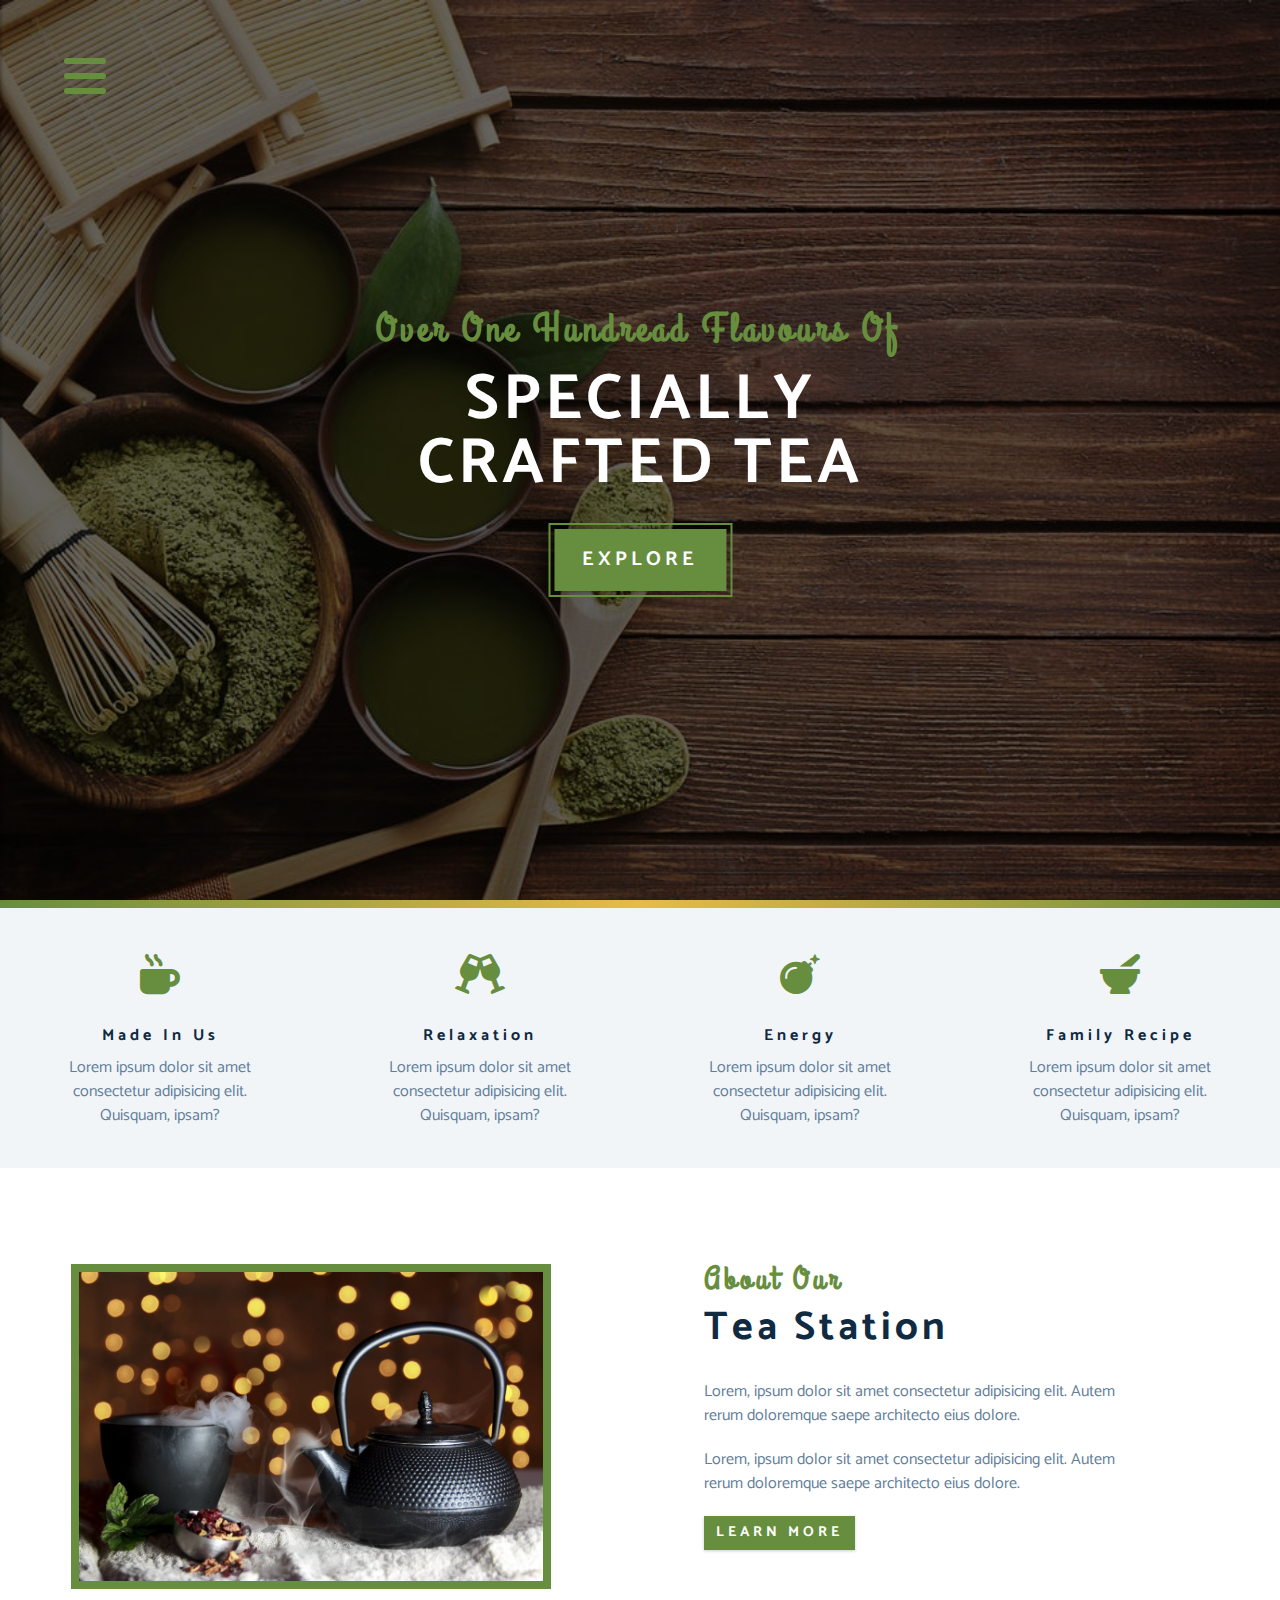
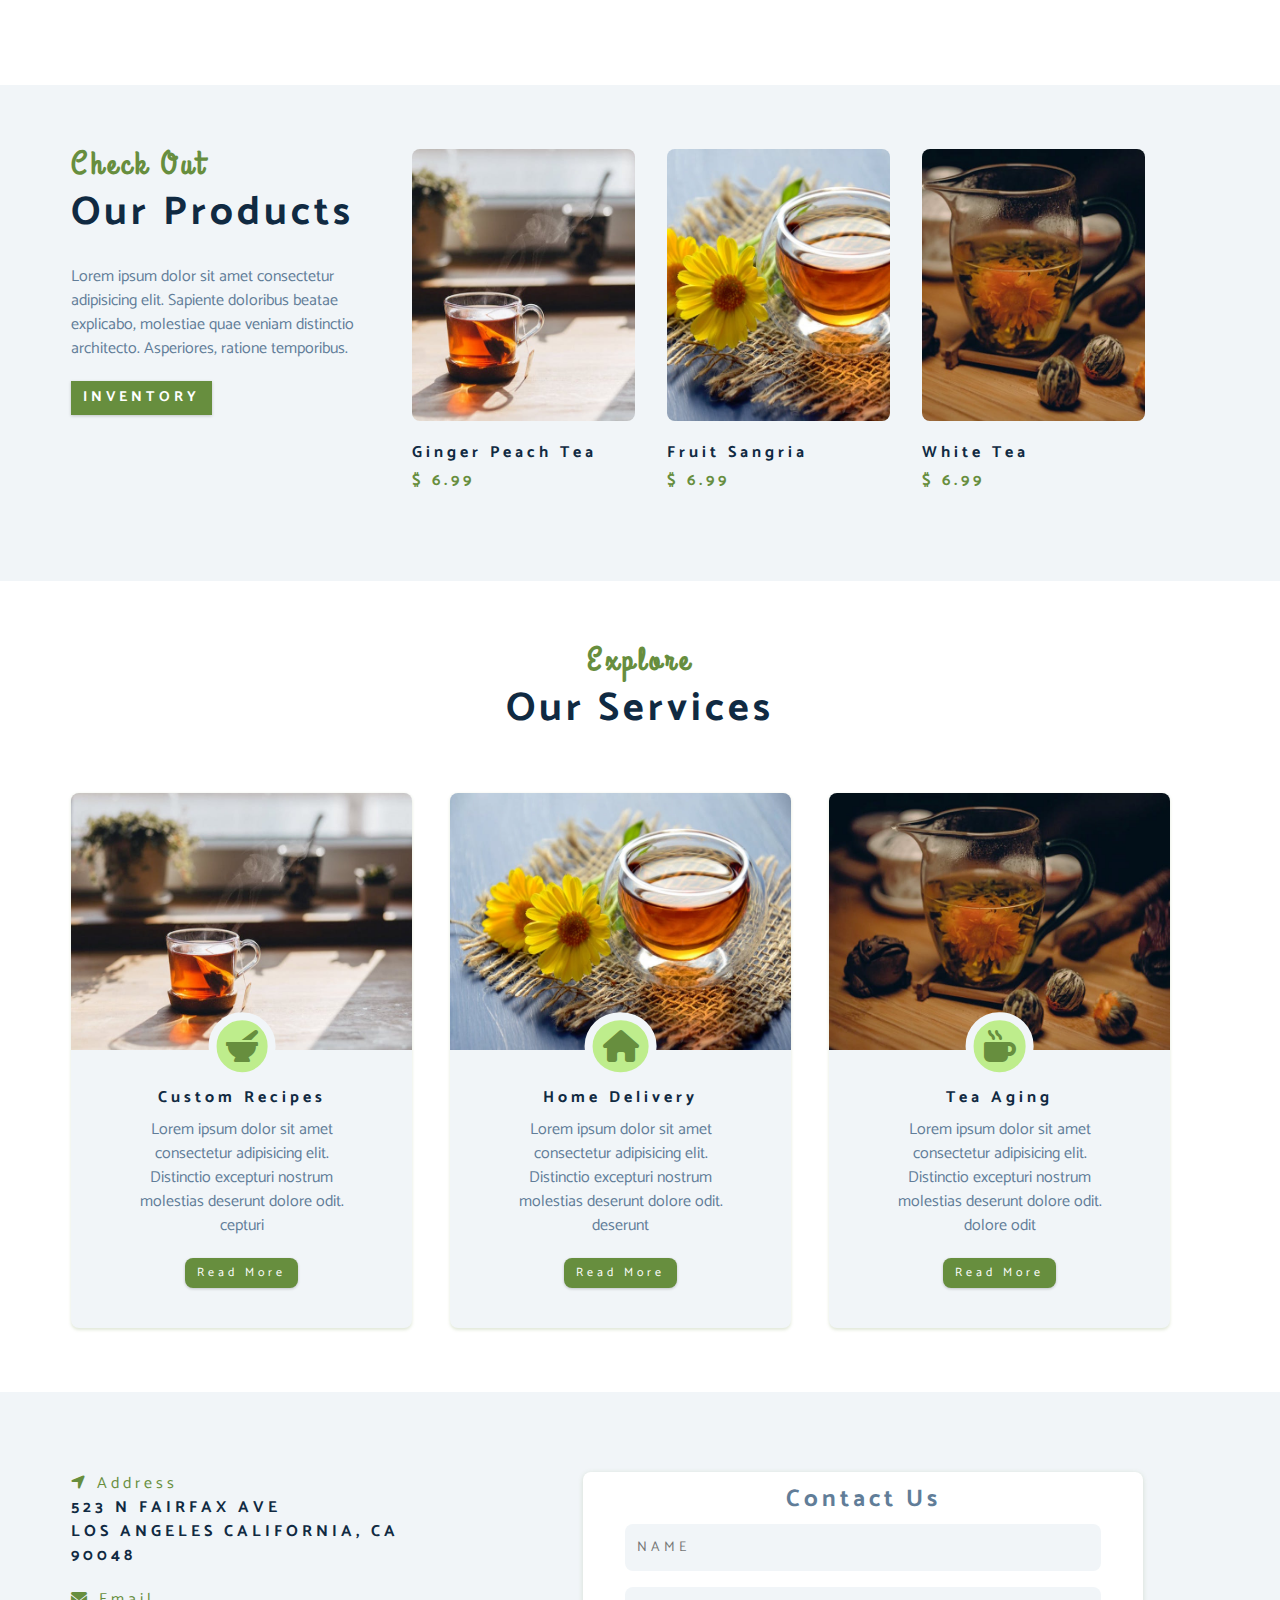
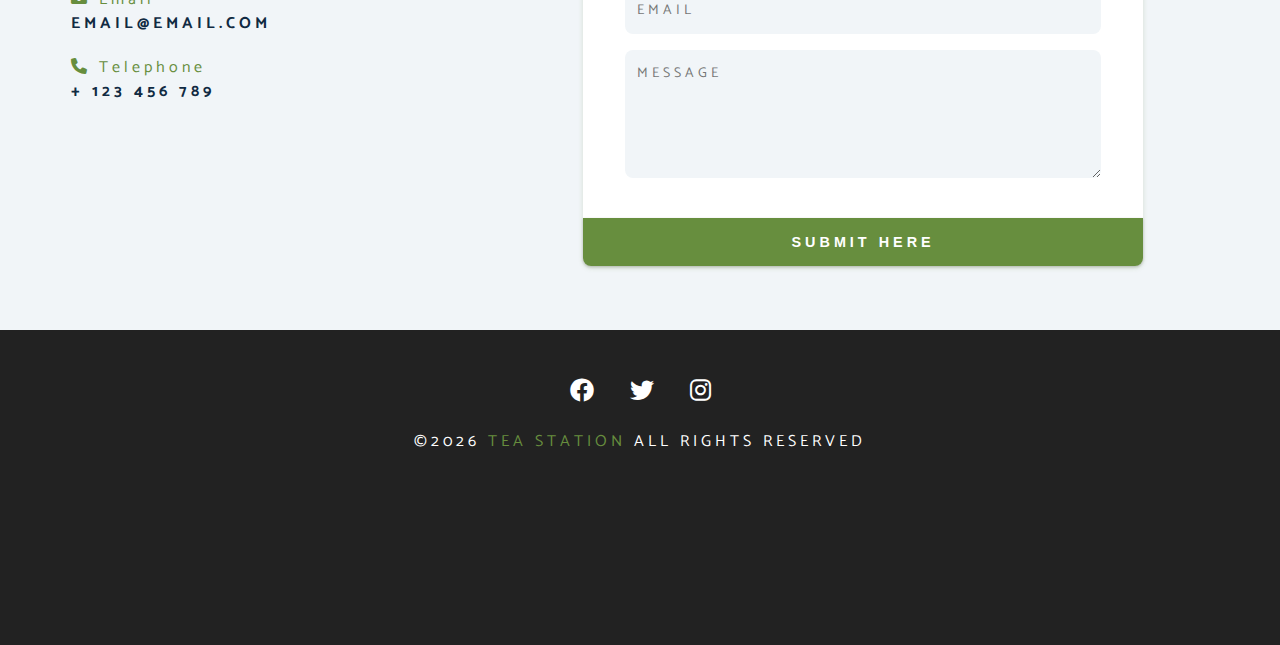
<file: TeaShop-Project/index.html>
<!DOCTYPE html>
<html lang="en">

<head>
    <meta charset="UTF-8" />
    <meta name="viewport" content="width=device-width, initial-scale=1.0" />
    <meta http-equiv="X-UA-Compatible" content="ie=edge" />
    <title>Tea Station || Home</title>
    <!-- font-awesome -->
    <link rel="stylesheet"
        href="https://cdnjs.cloudflare.com/ajax/libs/font-awesome/6.0.0-beta3/css/all.min.css"/>
    <!-- custom css -->
    <link rel="stylesheet" href="./css/styles.css" />

</head>

<body>

    <!-- navbar button -->
    <nav class="nav" id="nav-btn">
        <i class="fas fa-bars"></i>
    </nav>

    <!-- NAVBAR menu -->

    <nav class="nav-side" id="navbar">
        <p class="nav-side-close-icon" id="nav-close"><i class="fas fa-times"></i></p>
        <div class="nav-side-menu-container">
            <a href="index.html" class="nav-side-menu">Home</a>
            <a href="skills.html" class="nav-side-menu">Skills</a>
            <a href="about.html" class="nav-side-menu">About</a>
            <a href="products.html" class="nav-side-menu">Products</a>
        </div>
    </nav>

    <!-- NAVBAR menu End-->

    <!--HEADER -->
    <header class="header" id="header">
        <div class="banner">
            <h2>Over one hundread flavours of</h2>
            <h1>specially<br>crafted tea</h1>
            <a href="#" class="btn banner-btn">explore</a>
        </div>
    </header>

    <!-- end of header -->

    <!-- back to top btn -->
    <a href="#header"><i class="far fa-arrow-alt-circle-up" id="back-top-btn"></i></a>
    <!-- end of back to top btn -->

    <!--  content divider -->
    <div class="content-divider"></div>

    <!-- skill section -->
    <section class="skills-container clearfix">

        <article class="skill-card">
            <span class="skill-icon"><i class="fas fa-mug-hot"></i></span>
            <h4 class="title-text">Made in Us</h4>
            <p class="skill-text">Lorem ipsum dolor sit amet consectetur adipisicing elit. Quisquam, ipsam?</p>
        </article>

        <article class="skill-card">
            <span class="skill-icon"><i class="fas fa-glass-cheers"></i></span>
            <h4 class="title-text">Relaxation</h4>
            <p class="skill-text">Lorem ipsum dolor sit amet consectetur adipisicing elit. Quisquam, ipsam?</p>
        </article>

        <article class="skill-card">
            <span class="skill-icon"><i class="fas fa-bomb"></i></span>
            <h4 class="title-text">Energy</h4>
            <p class="skill-text">Lorem ipsum dolor sit amet consectetur adipisicing elit. Quisquam, ipsam?</p>
        </article>

        <article class="skill-card">
            <span class="skill-icon"><i class="fas fa-mortar-pestle"></i></span>
            <h4 class="title-text">Family Recipe</h4>
            <p class="skill-text">Lorem ipsum dolor sit amet consectetur adipisicing elit. Quisquam, ipsam?</p>
        </article>

    </section>
    <!-- skill section end -->

    <!-- ABOUT section -->

    <section>
        <div class="section-center clearfix">
            <!-- About Img -->
            <article class="about-img">
                <div class="about-picture-container">
                    <img src="images/about-bcg.jpeg" alt="tea kettle"
                        class="about-picture">
                </div>
            </article>
            <!-- About Info -->
            <article class="about-info">
                <!-- section title -->
                <div class="section-title">
                    <h3>about our</h3>
                    <h2>tea station</h2>
                </div>
                <!-- end of section title -->
                <p class="about-text">Lorem, ipsum dolor sit amet consectetur adipisicing elit. Autem rerum
                    doloremque
                    saepe architecto eius dolore.</p>
                <p class="about-text">Lorem, ipsum dolor sit amet consectetur adipisicing elit. Autem rerum
                    doloremque
                    saepe architecto eius dolore.</p>
                <a href="about.html" class="btn">learn more</a>
            </article>
        </div>
    </section>

    <!-- ABOUT -END -->

    <!-- CHECK OUT  -->

    <section class="checkout clearfix">
        <div class="section-center clearfix check-out-section">
            <!-- product-text -->
            <article class="check-out-text">
                <div class="section-title">
                    <h3>check out</h3>
                    <h2>our products</h2>
                </div>
                <p>Lorem ipsum dolor sit amet consectetur adipisicing elit. Sapiente doloribus beatae explicabo,
                    molestiae quae veniam distinctio architecto. Asperiores, ratione temporibus.</p>
                <a href="products.html" class="btn">inventory</a>
            </article>
            <!-- products-text end -->

            <!-- product images -->
            <div class="product-container">
                <div class="check-out-card-picture">
                    <img src="images/product-1.jpeg" alt="ginger peach tea"
                        class="check-out-picture">

                    <div class="checkout-text-small">
                        <h4>ginger peach tea</h4>
                        <p>&dollar; 6.99</p>
                    </div>
                </div>

                <div class="check-out-card-picture">
                    <img src="images/product-2.jpeg"
                        alt="Fruit sangria preparation" class="check-out-picture">
                    <div class="checkout-text-small">
                        <h4>fruit sangria</h4>
                        <p>&dollar; 6.99</p>
                    </div>
                </div>

                <div class="check-out-card-picture">
                    <img src="images/product-3.jpeg" alt="white tea"
                        class="check-out-picture">
                    <div class="checkout-text-small">
                        <h4>white tea</h4>
                        <p>&dollar; 6.99</p>
                    </div>
                </div>
            </div>
            <!-- product images -->
        </div>
    </section>
    <!-- CHECK OUT END -->

    <!-- SERVICES -->

    <div class="section-center clearfix service-section">
        <!-- title section -->
        <article>
            <div class="section-title middle">
                <h3>explore</h3>
                <h2>our services</h2>
            </div>
        </article>
        <!-- end title section -->

        <!-- service cards -->
        <div class="service-card">
            <div class="img-container">
                <img src="./images/product-1.jpeg" alt="tea preparation" class="product-image">
                <i class="fas fa-mortar-pestle service-icon "></i>
            </div>
            <div class="service-text">
                <h4>custom recipes</h4>
                <p>Lorem ipsum dolor sit amet consectetur adipisicing elit. Distinctio excepturi nostrum molestias
                    deserunt
                    dolore odit. cepturi</p>
                <a href="#" class="btn">read more</a>
            </div>
        </div>

        <div class="service-card">
            <div class="img-container">
                <img src="./images/product-2.jpeg" alt="tea preparation" class="product-image">
                <i class="fas fa-home service-icon "></i>
            </div>
            <div class="service-text">
                <h4>home delivery</h4>
                <p>Lorem ipsum dolor sit amet consectetur adipisicing elit. Distinctio excepturi nostrum molestias
                    deserunt
                    dolore odit. deserunt</p>
                <a href="#" class="btn">read more</a>
            </div>
        </div>

        <div class="service-card">
            <div class="img-container">
                <img src="./images/product-3.jpeg" alt="tea preparation" class="product-image">
                <i class="fas fa-mug-hot service-icon "></i>
            </div>
            <div class="service-text">
                <h4>tea aging</h4>
                <p>Lorem ipsum dolor sit amet consectetur adipisicing elit. Distinctio excepturi nostrum molestias
                    deserunt
                    dolore odit. dolore odit</p>
                <a href="#" class="btn">read more</a>
            </div>
        </div>
    </div>
    <!-- end service cards -->

    <!-- CONTACT -->
    <div class="contact clearfix">
        <section class="section-center">
            <!-- address -->
            <article class="address">
                <div>
                    <span><i class="fas fa-location-arrow"></i>address</span>
                    <p>523 n fairfax ave<br>los angeles california, ca 90048</p>
                </div>
                <div>
                    <span><i class="fas fa-envelope"></i>email</span>
                    <p>email@email.com</p>
                </div>
                <div>
                    <span><i class="fas fa-phone"></i>telephone</span>
                    <p>+ 123 456 789</p>
                </div>
            </article>
            <!-- end address -->
            <!-- contact form -->
            <article class="contact-form">
                <h2>contact us</h2>
                <form action="" method="">
                    <input type="text" name="name" id="name" placeholder="name">
                    <br>
                    <input type="email" name="email" id="email" placeholder="email">
                    <br>
                    <textarea name="message" id="message" rows="5" placeholder="message"></textarea>
                    <br>
                    <button type="submit" class="btn">submit here</button>
                </form>
            </article>
            <!-- end contact form -->
        </section>
    </div>

    <!-- END CONTACT -->

    <!-- FOOTER -->
    <footer class="footer clearfix">

        <div>
            <a href="#" class="fab fa-facebook footer-icon"></a>
            <a href="#" class="fab fa-twitter footer-icon"></a>
            <a href="#" class="fab fa-instagram footer-icon"></a>
        </div>

        <h4 class="footer-text">&copy;<span id="date"></span>
            <span class="footer-special"> tea station</span> all rights reserved</h4>
    </footer>
    <script src="app.js"></script>
</body>

</html>
</file>
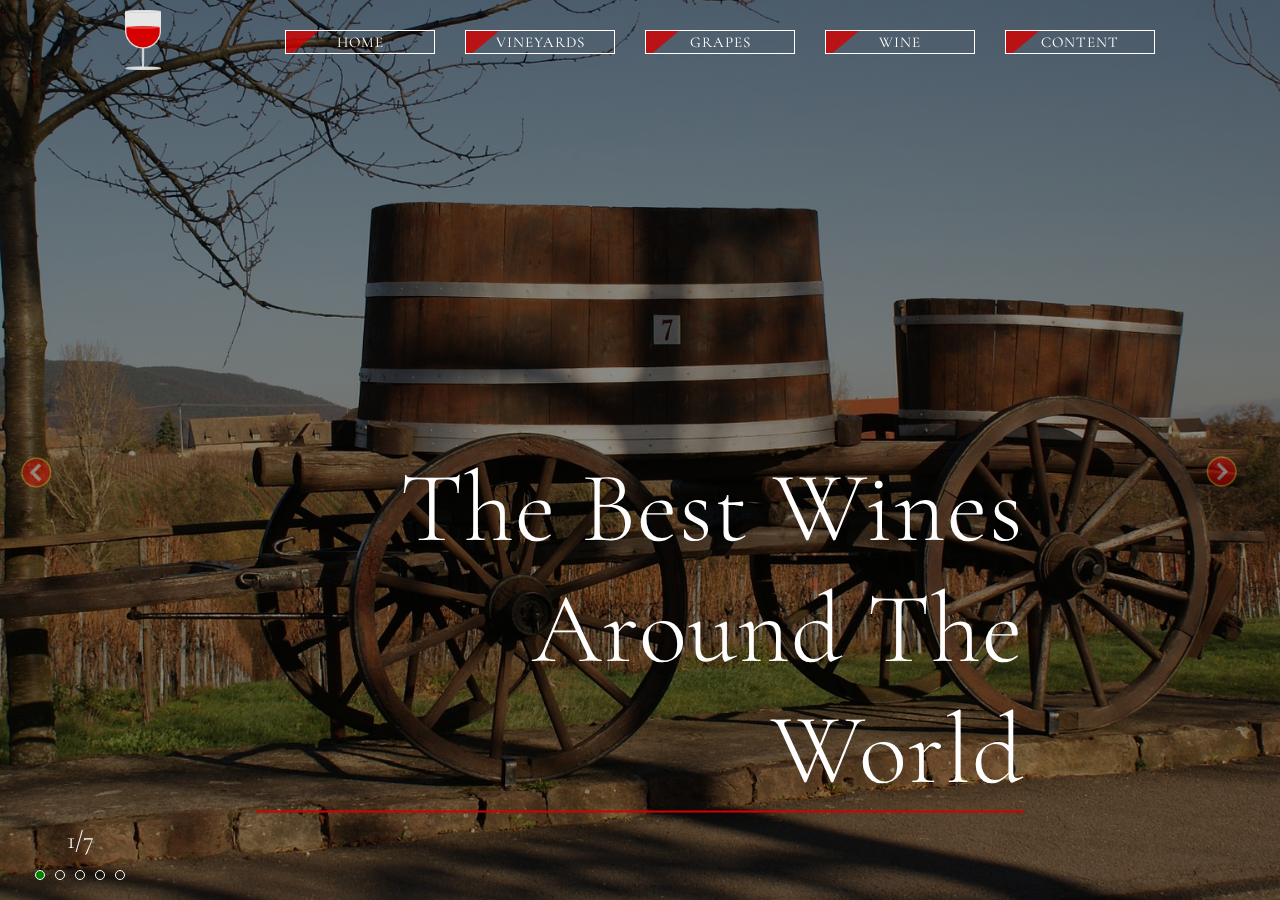
<file: the-wine-house/index.html>
<!DOCTYPE html>
<html lang="en">
  <head>
    <meta charset="UTF-8" />
    <meta name="viewport" content="width=device-width, initial-scale=1.0" />
    <link rel="stylesheet" href="style.css" />
    <link
      href="https://fonts.googleapis.com/css2?family=Cormorant+Garamond:wght@300;400;500;600&display=swap"
      rel="stylesheet"
    />
    <link rel="icon" type="image/png" href="images/logo.png" />
    <title>Wine House</title>
  </head>
  <body>
  <div class="container">
    <div class="navbar">
      <a href="" class="logo-link">
        <img src="images/logo.png" alt="logo" class="logo">
      </a>
      <nav class="nav-list">
        <a href="#" class="nav-link">Home</a>
        <a href="#" class="nav-link">Vineyards</a>
        <a href="#" class="nav-link">Grapes</a>
        <a href="#" class="nav-link">Wine</a>
        <a href="#" class="nav-link">Content</a>
      </nav>
    </div>

    <button class="page-btn left-btn">
      <img src="images/arrow.png" alt="arrow button">
    </button>
    <button class="page-btn right-btn">
      <img src="images/arrow.png" alt="arrow button">
    </button>

    <div class="progress-wrapper">
      <div class="progress">
        <h2 id="progress-number">1/5</h2>
        <div class="circle-wrapper">
          <div class="circle circle-1"></div>
          <div class="circle circle-2"></div>
          <div class="circle circle-3"></div>
          <div class="circle circle-4"></div>
          <div class="circle circle-5"></div>
        </div>
      </div>
    </div>

    <div class="wrapper">
      <section class="section-1">
        <div class="section-wrapper section-1-wrapper">
          <div class="section-1-heading-wrapper">
            <h1 class="section-1-heading">The best wines around the world</h1>
          </div>
        </div>
      </section>


      <section class="section-2">
        <div class="section-wrapper section-2-wrapper">
          <div class="sale">
            <img src="images/bag.png" alt="Sale bag" class="sale-bag">
            <button class="sale-btn">Order Now!</button>
          </div>
          <img src="images/wine-bottle.png" alt="wine bottle" class="wine-bottle">
        </div>
      </section>

      <section class="section-3">
        <div class="section-wrapper section-3-wrapper">
          <h1 class="section-3-heading">the best quality</h1>
          <img src="images/frame.png" alt="Grapes Frame" class="frame-img">
          <img src="images/grapes.png" alt="Grapes" class="grapes-img">
        </div>
      </section>

      <section class="section-4">
        <div class="section-wrapper section-4-wrapper">
          <div class="section-4-bg"></div>
          <div class="section-4-heading">newly released wines</div>
          <img src="images/section-4-bg.jpg" alt="new wines" class="new-wines-img">
        </div>
      </section>

      <section class="section-5">
        <div class="section-wrapper section-5-wrapper">
          <ul class="footer-list">
            <li>Contact</li>
            <li>NY</li>
            <li>1039 Sanley Avenue</li>
            <li>Open Daily</li>
            <li>By apointment only</li>
          </ul>
          <img src="images/footer-img.png" alt="" class="footer-img">
          <ul class="footer-list">
            <li>Connect</li>
            <li>PN: 516-448-2763</li>
            <li>MN: 368-745-8455</li>
            <li>example@wninehouse.com</li>
            <li>Join our mailing list</li>
          </ul>
          <p class="copyright">Copyrigth &copy; CodeAndCreate. All rigths Reserved - <span id="current-year"></span></p>
        </div>
      </section>
    </div>
  </div>

    <script src="script.js"></script>
  </body>
</html>
</file>
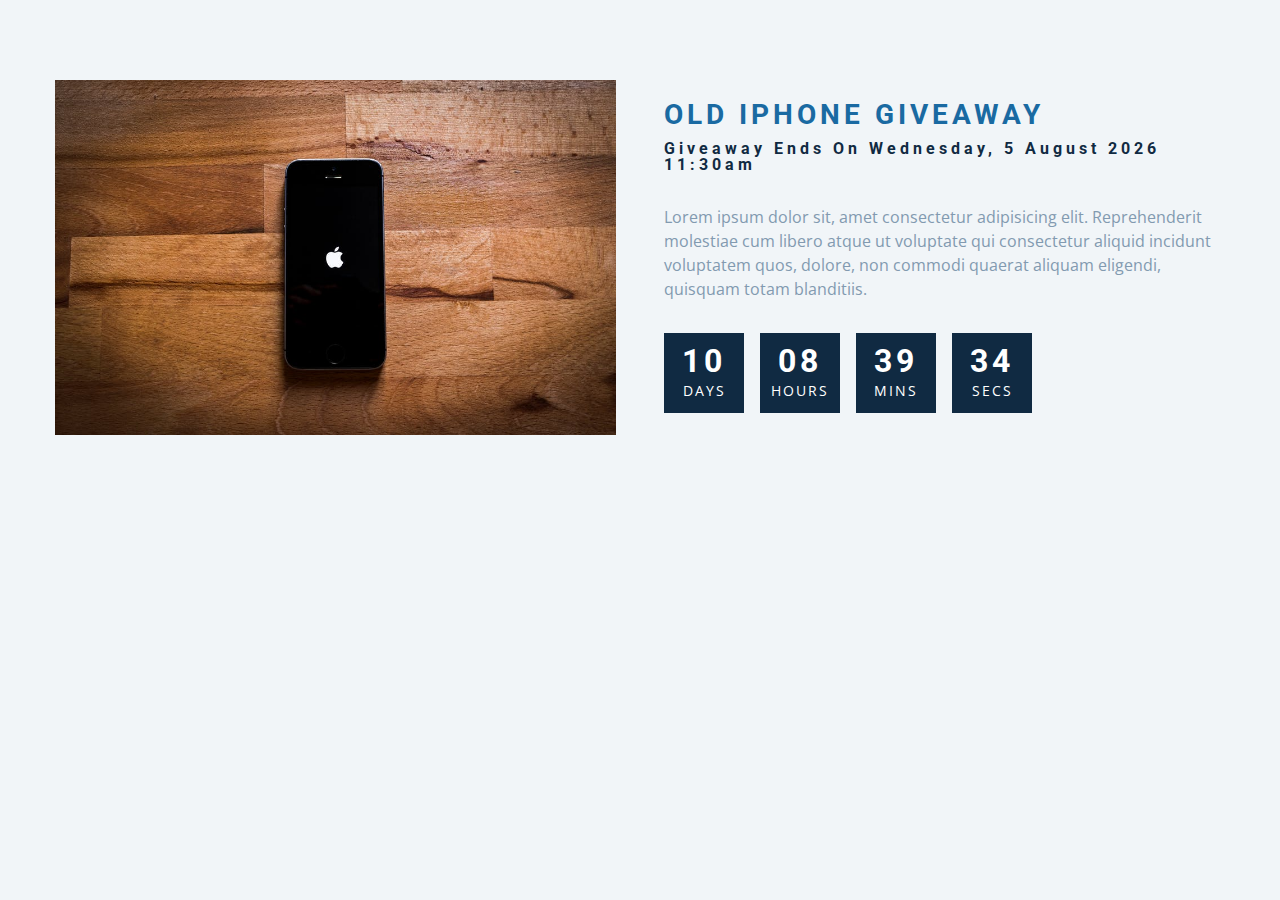
<file: javascript-basic-projects/countdown-timer/index.html>
<!DOCTYPE html>
<html lang="en">
  <head>
    <meta charset="UTF-8" />
    <meta name="viewport" content="width=device-width, initial-scale=1.0" />
    <title>Countdown</title>

    <!-- styles -->
    <link rel="stylesheet" href="styles.css" />
  </head>
  <body>
    <section class="section-center">
      <!-- image -->
      <article class="gift-img">
        <img src="./gift.jpeg" alt="gift" />
      </article>
      <!-- info -->
      <article class="gift-info">
        <h3>old iphone giveaway</h3>
        <h4 class="giveaway">
          giveaway ends on Sunday, 24 April 2020, 8:00am
        </h4>
        <p>
          Lorem ipsum dolor sit, amet consectetur adipisicing elit.
          Reprehenderit molestiae cum libero atque ut voluptate qui consectetur
          aliquid incidunt voluptatem quos, dolore, non commodi quaerat aliquam
          eligendi, quisquam totam blanditiis.
        </p>
        <div class="deadline">
          <!-- days -->
          <div class="deadline-format">
            <div>
              <h4 class="days">34</h4>
              <span>days</span>
            </div>
          </div>
          <!-- end of days -->
          <!-- days -->
          <div class="deadline-format">
            <div>
              <h4 class="hours">34</h4>
              <span>hours</span>
            </div>
          </div>
          <!-- end of days -->
          <!-- minutes -->
          <div class="deadline-format">
            <div>
              <h4 class="minutes">34</h4>
              <span>mins</span>
            </div>
          </div>
          <!-- end of days -->
          <!-- minutes -->
          <div class="deadline-format">
            <div>
              <h4 class="seconds">34</h4>
              <span>secs</span>
            </div>
          </div>
          <!-- end of days -->
        </div>
      </article>
    </section>
    <!-- javascript -->
    <script src="app.js"></script>
  </body>
</html>
</file>
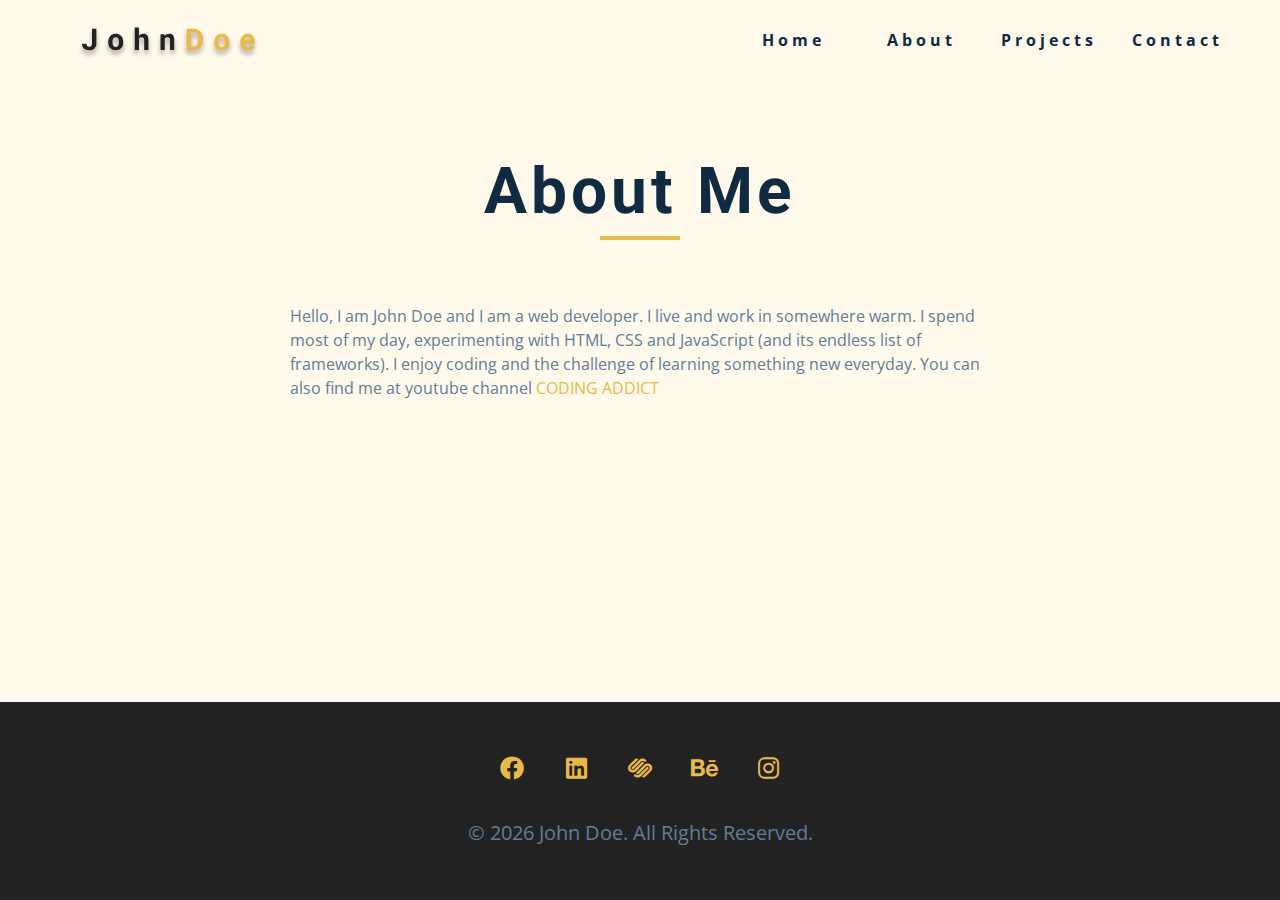
<file: portfolio-john-doe/about.html>
<!DOCTYPE html>
<html lang="en">
  <head>
    <meta charset="UTF-8" />
    <meta name="viewport" content="width=device-width, initial-scale=1.0" />
    <title>John Doe || About</title>
     <!-- font-awesome -->
     <link rel="stylesheet" href="https://cdnjs.cloudflare.com/ajax/libs/font-awesome/6.0.0-beta3/css/all.min.css"/>
    <!-- css -->
    <link rel="stylesheet" href="./css/styles.css" />
  </head>

  <body>
    <!-- navbar -->
    <nav class="nav" id="nav">
      <div class="nav-center">
        <!-- nav header -->
        <div class="nav-header">
          <img src="./images/logo.svg" class="nav-logo" alt="" />
          <button class="nav-btn" id="nav-btn">
            <i class="fas fa-bars"></i>
          </button>
        </div>
        <!-- nav links -->
        <ul class="nav-links">
          <li><a href="index.html">home</a></li>
          <li><a href="about.html">about</a></li>
          <li><a href="projects.html">projects</a></li>
          <li><a href="contact.html">contact</a></li>
        </ul>
      </div>
    </nav>
    <!-- end of navbar -->
    <!-- sidebar -->
    <aside class="sidebar" id="sidebar">
      <div>
        <button id="close-btn" class="close-btn">
          <i class="fas fa-times"></i>
        </button>
        <ul class="sidebar-links">
          <li><a href="index.html">home</a></li>
          <li><a href="about.html">about</a></li>
          <li><a href="projects.html">projects</a></li>
          <li><a href="contact.html">contact</a></li>
        </ul>
        <ul class="social-icons">
          <!-- single item -->
          <li>
            <a href="https://www.twitter.com" class="social-icon">
              <i class="fab fa-facebook"></i>
            </a>
          </li>
          <!-- end of single item -->
          <!-- single item -->
          <li>
            <a href="https://www.twitter.com" class="social-icon">
              <i class="fab fa-linkedin"></i>
            </a>
          </li>
          <!-- end of single item -->
          <!-- single item -->
          <li>
            <a href="https://www.twitter.com" class="social-icon">
              <i class="fab fa-squarespace"></i>
            </a>
          </li>
          <!-- end of single item -->
          <!-- single item -->
          <li>
            <a href="https://www.twitter.com" class="social-icon">
              <i class="fab fa-behance"></i>
            </a>
          </li>
          <!-- end of single item -->
          <!-- single item -->
          <li>
            <a href="https://www.twitter.com" class="social-icon">
              <i class="fab fa-instagram"></i>
            </a>
          </li>
          <!-- end of single item -->
        </ul>
      </div>
    </aside>
    <!-- end of sidebar -->

    <!-- ############## -->
    <!-- ############## -->
    <!-- ############## -->
    <!-- ############## -->

    <section class="section single-page">
      <!-- section title -->
      <div class="section-title">
        <h1>about me</h1>
        <div class="underline"></div>
      </div>
      <!--end of section title -->
      <div class="section-center page-info">
        <!-- about page -->
        <p>
          Hello, I am John Doe and I am a web developer. I live and work in
          somewhere warm. I spend most of my day, experimenting with HTML, CSS
          and JavaScript (and its endless list of frameworks). I enjoy coding
          and the challenge of learning something new everyday. You can also
          find me at youtube channel
          <a href="https://www.youtube.com/channel/UCMZFwxv5l-XtKi693qMJptA"
            >coding addict</a
          >
        </p>
      </div>
    </section>
    <!-- ############## -->
    <!-- ############## -->
    <!-- ############## -->
    <!-- ############## -->

    <!-- footer -->
    <footer class="footer">
      <ul class="social-icons">
        <!-- single item -->
        <li>
          <a href="https://www.twitter.com" class="social-icon">
            <i class="fab fa-facebook"></i>
          </a>
        </li>
        <!-- end of single item -->
        <!-- single item -->
        <li>
          <a href="https://www.twitter.com" class="social-icon">
            <i class="fab fa-linkedin"></i>
          </a>
        </li>
        <!-- end of single item -->
        <!-- single item -->
        <li>
          <a href="https://www.twitter.com" class="social-icon">
            <i class="fab fa-squarespace"></i>
          </a>
        </li>
        <!-- end of single item -->
        <!-- single item -->
        <li>
          <a href="https://www.twitter.com" class="social-icon">
            <i class="fab fa-behance"></i>
          </a>
        </li>
        <!-- end of single item -->
        <!-- single item -->
        <li>
          <a href="https://www.twitter.com" class="social-icon">
            <i class="fab fa-instagram"></i>
          </a>
        </li>
        <!-- end of single item -->
      </ul>

      <p>&copy; <span id="date"></span> John Doe. All rights reserved.</p>
    </footer>
    <script src="./js/app.js"></script>
  </body>
</html>
</file>
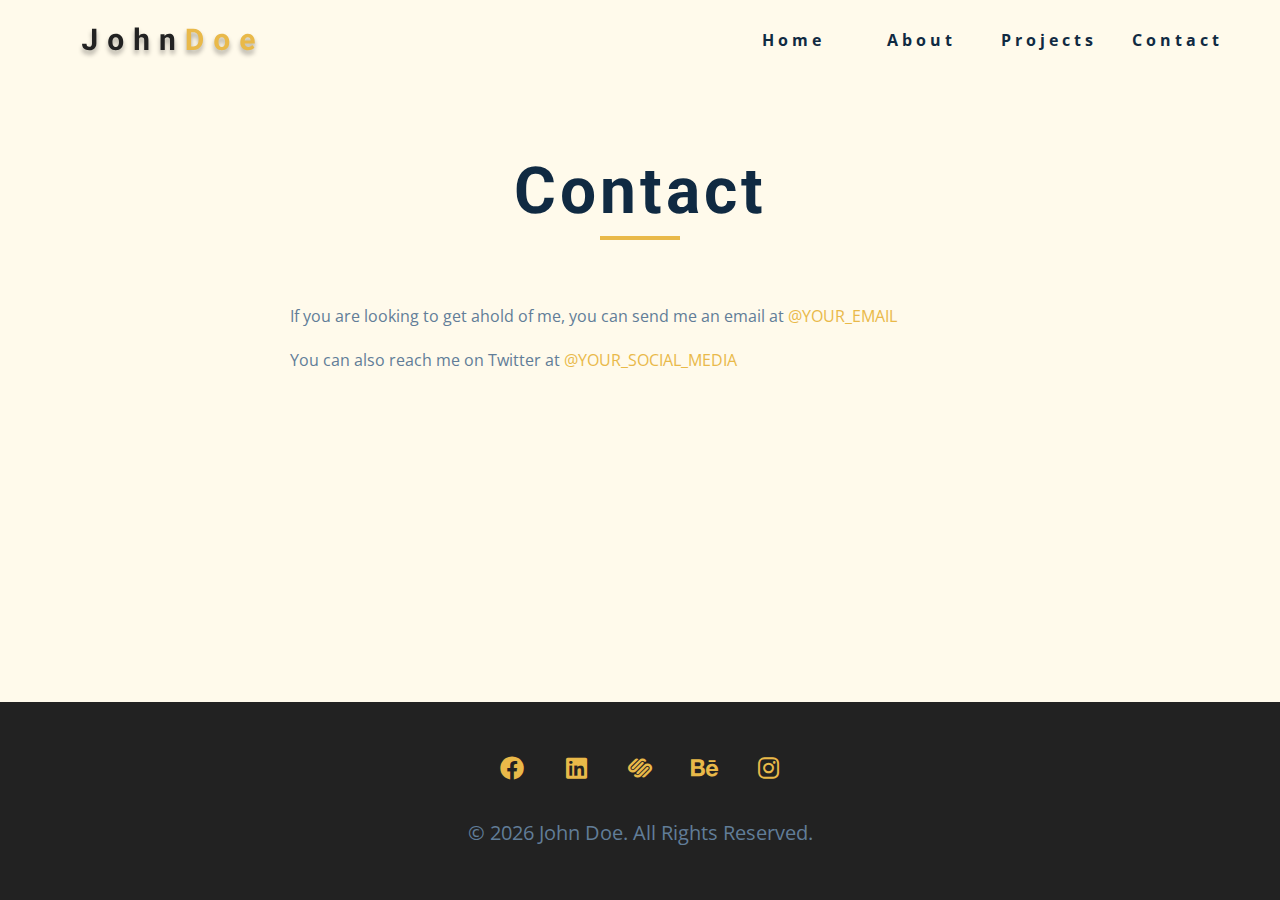
<file: portfolio-john-doe/contact.html>
<!DOCTYPE html>
<html lang="en">
  <head>
    <meta charset="UTF-8" />
    <meta name="viewport" content="width=device-width, initial-scale=1.0" />
    <title>John Doe || Contact</title>
     <!-- font-awesome -->
     <link rel="stylesheet" href="https://cdnjs.cloudflare.com/ajax/libs/font-awesome/6.0.0-beta3/css/all.min.css"/>
    <!-- css -->
    <link rel="stylesheet" href="./css/styles.css" />
  </head>

  <body>
    <!-- navbar -->
    <nav class="nav" id="nav">
      <div class="nav-center">
        <!-- nav header -->
        <div class="nav-header">
          <img src="./images/logo.svg" class="nav-logo" alt="" />
          <button class="nav-btn" id="nav-btn">
            <i class="fas fa-bars"></i>
          </button>
        </div>
        <!-- nav links -->
        <ul class="nav-links">
          <li><a href="index.html">home</a></li>
          <li><a href="about.html">about</a></li>
          <li><a href="projects.html">projects</a></li>
          <li><a href="contact.html">contact</a></li>
        </ul>
      </div>
    </nav>
    <!-- end of navbar -->
    <!-- sidebar -->
    <aside class="sidebar" id="sidebar">
      <div>
        <button id="close-btn" class="close-btn">
          <i class="fas fa-times"></i>
        </button>
        <ul class="sidebar-links">
          <li><a href="index.html">home</a></li>
          <li><a href="about.html">about</a></li>
          <li><a href="projects.html">projects</a></li>
          <li><a href="contact.html">contact</a></li>
        </ul>
        <ul class="social-icons">
          <!-- single item -->
          <li>
            <a href="https://www.twitter.com" class="social-icon">
              <i class="fab fa-facebook"></i>
            </a>
          </li>
          <!-- end of single item -->
          <!-- single item -->
          <li>
            <a href="https://www.twitter.com" class="social-icon">
              <i class="fab fa-linkedin"></i>
            </a>
          </li>
          <!-- end of single item -->
          <!-- single item -->
          <li>
            <a href="https://www.twitter.com" class="social-icon">
              <i class="fab fa-squarespace"></i>
            </a>
          </li>
          <!-- end of single item -->
          <!-- single item -->
          <li>
            <a href="https://www.twitter.com" class="social-icon">
              <i class="fab fa-behance"></i>
            </a>
          </li>
          <!-- end of single item -->
          <!-- single item -->
          <li>
            <a href="https://www.twitter.com" class="social-icon">
              <i class="fab fa-instagram"></i>
            </a>
          </li>
          <!-- end of single item -->
        </ul>
      </div>
    </aside>
    <!-- end of sidebar -->

    <!-- ############## -->
    <!-- ############## -->
    <!-- ############## -->
    <!-- ############## -->

    <section class="section single-page">
      <!-- section title -->
      <div class="section-title">
        <h1>contact</h1>
        <div class="underline"></div>
      </div>
      <!--end of section title -->
      <div class="section-center page-info">
        <!-- contact page-->
        <p>
          If you are looking to get ahold of me, you can send me an email at
          <a href="mailto:email@email.com">@your_email</a>
        </p>
        <p>
          You can also reach me on Twitter at
          <a href="https://www.twitter.com">@your_social_media </a>
        </p>
      </div>
    </section>
    <!-- ############## -->
    <!-- ############## -->
    <!-- ############## -->
    <!-- ############## -->

    <!-- footer -->
    <footer class="footer">
      <ul class="social-icons">
        <!-- single item -->
        <li>
          <a href="https://www.twitter.com" class="social-icon">
            <i class="fab fa-facebook"></i>
          </a>
        </li>
        <!-- end of single item -->
        <!-- single item -->
        <li>
          <a href="https://www.twitter.com" class="social-icon">
            <i class="fab fa-linkedin"></i>
          </a>
        </li>
        <!-- end of single item -->
        <!-- single item -->
        <li>
          <a href="https://www.twitter.com" class="social-icon">
            <i class="fab fa-squarespace"></i>
          </a>
        </li>
        <!-- end of single item -->
        <!-- single item -->
        <li>
          <a href="https://www.twitter.com" class="social-icon">
            <i class="fab fa-behance"></i>
          </a>
        </li>
        <!-- end of single item -->
        <!-- single item -->
        <li>
          <a href="https://www.twitter.com" class="social-icon">
            <i class="fab fa-instagram"></i>
          </a>
        </li>
        <!-- end of single item -->
      </ul>

      <p>&copy; <span id="date"></span> John Doe. All rights reserved.</p>
    </footer>
    <script src="./js/app.js"></script>
  </body>
</html>
</file>
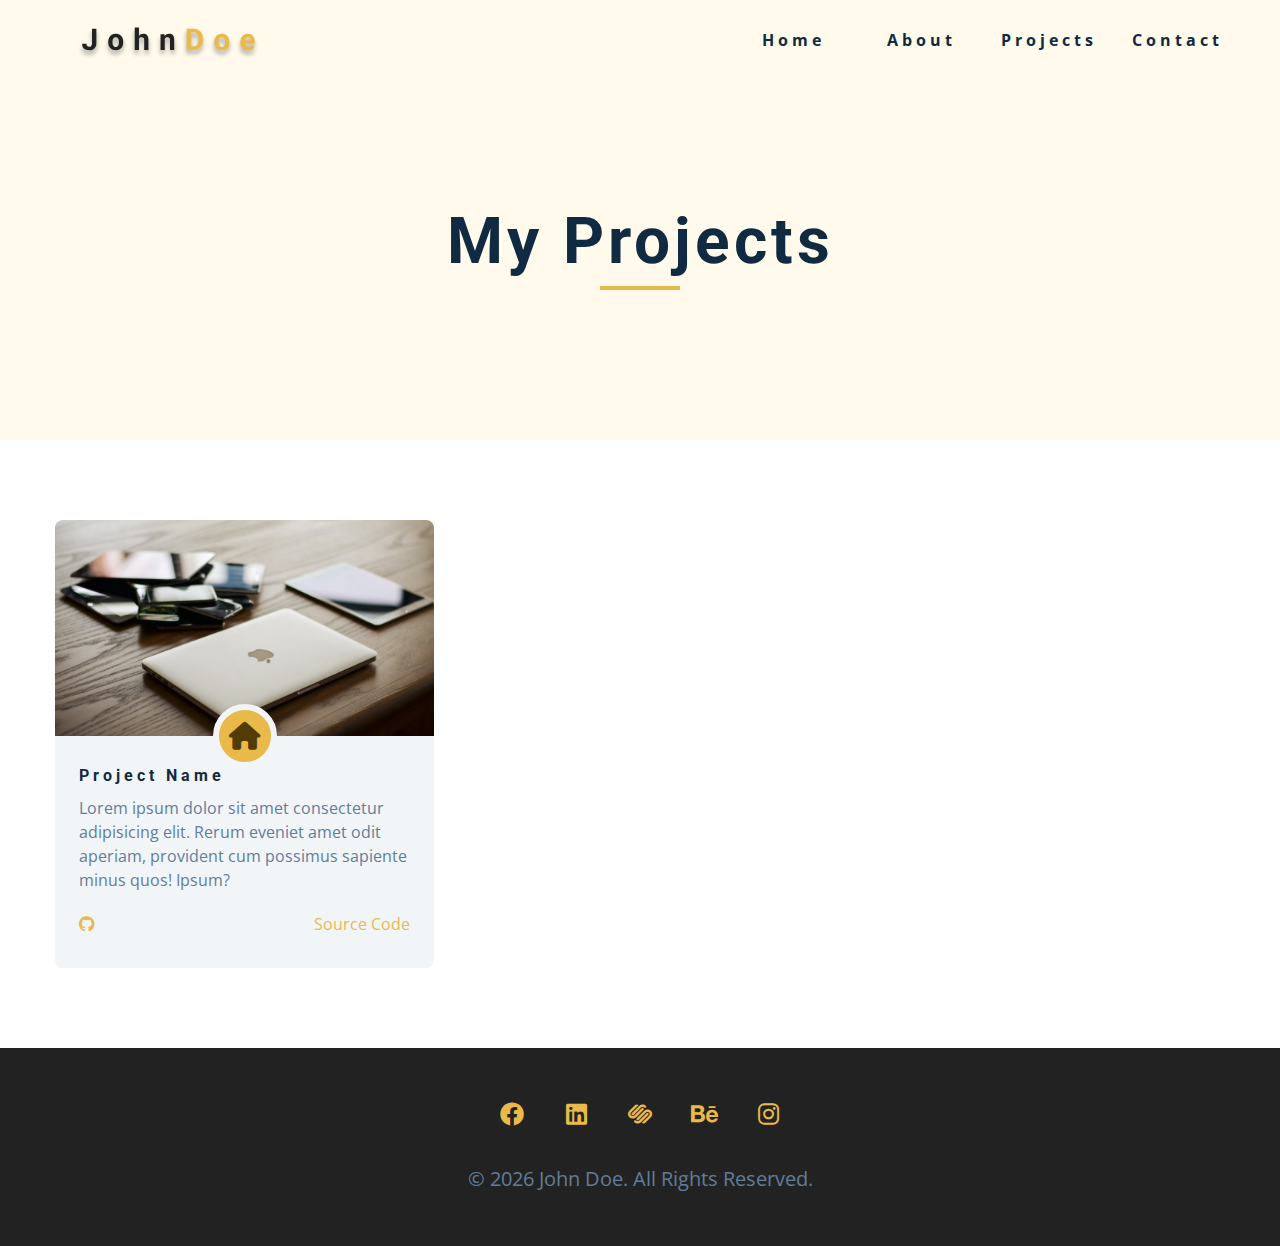
<file: portfolio-john-doe/projects.html>
<!DOCTYPE html>
<html lang="en">
  <head>
    <meta charset="UTF-8" />
    <meta name="viewport" content="width=device-width, initial-scale=1.0" />
    <title>John Doe || Projects</title>
     <!-- font-awesome -->
     <link rel="stylesheet" href="https://cdnjs.cloudflare.com/ajax/libs/font-awesome/6.0.0-beta3/css/all.min.css"/>
    <!-- css -->
    <link rel="stylesheet" href="./css/styles.css" />
  </head>

  <body>
    <!-- navbar -->
    <nav class="nav" id="nav">
      <div class="nav-center">
        <!-- nav header -->
        <div class="nav-header">
          <img src="./images/logo.svg" class="nav-logo" alt="" />
          <button class="nav-btn" id="nav-btn">
            <i class="fas fa-bars"></i>
          </button>
        </div>
        <!-- nav links -->
        <ul class="nav-links">
          <li><a href="index.html">home</a></li>
          <li><a href="about.html">about</a></li>
          <li><a href="projects.html">projects</a></li>
          <li><a href="contact.html">contact</a></li>
        </ul>
      </div>
    </nav>
    <!-- end of navbar -->
    <!-- sidebar -->
    <aside class="sidebar" id="sidebar">
      <div>
        <button id="close-btn" class="close-btn">
          <i class="fas fa-times"></i>
        </button>
        <ul class="sidebar-links">
          <li><a href="index.html">home</a></li>
          <li><a href="about.html">about</a></li>
          <li><a href="projects.html">projects</a></li>
          <li><a href="contact.html">contact</a></li>
        </ul>
        <ul class="social-icons">
          <!-- single item -->
          <li>
            <a href="https://www.twitter.com" class="social-icon">
              <i class="fab fa-facebook"></i>
            </a>
          </li>
          <!-- end of single item -->
          <!-- single item -->
          <li>
            <a href="https://www.twitter.com" class="social-icon">
              <i class="fab fa-linkedin"></i>
            </a>
          </li>
          <!-- end of single item -->
          <!-- single item -->
          <li>
            <a href="https://www.twitter.com" class="social-icon">
              <i class="fab fa-squarespace"></i>
            </a>
          </li>
          <!-- end of single item -->
          <!-- single item -->
          <li>
            <a href="https://www.twitter.com" class="social-icon">
              <i class="fab fa-behance"></i>
            </a>
          </li>
          <!-- end of single item -->
          <!-- single item -->
          <li>
            <a href="https://www.twitter.com" class="social-icon">
              <i class="fab fa-instagram"></i>
            </a>
          </li>
          <!-- end of single item -->
        </ul>
      </div>
    </aside>
    <!-- end of sidebar -->

    <!-- ############## -->
    <!-- ############## -->
    <!-- ############## -->
    <!-- ############## -->
    <header class="projects-hero">
      <!-- section title -->
      <div class="section-title">
        <h1>my projects</h1>
        <div class="underline"></div>
      </div>
      <!--end of section title -->
    </header>
    <section class="section">
      <div class="section-center projects-page-center">
        <!-- single project -->
        <article class="single-project">
          <div class="project-container">
            <img src="./images/project-1.jpeg" alt="single project" />
            <a href="https://www.johnsmilga.com" class="project-icon">
              <i class="fas fa-home"></i>
            </a>
          </div>
          <div class="project-details">
            <h4>project name</h4>
            <p>
              Lorem ipsum dolor sit amet consectetur adipisicing elit. Rerum
              eveniet amet odit aperiam, provident cum possimus sapiente minus
              quos! Ipsum?
            </p>
            <div class="project-footer">
              <span>
                <i class="fab fa-github"></i>
              </span>
              <a href="https://www.github.com">source code</a>
            </div>
          </div>
        </article>
        <!-- end of single project -->
      </div>
    </section>
    <!-- ############## -->
    <!-- ############## -->
    <!-- ############## -->
    <!-- ############## -->

    <!-- footer -->
    <footer class="footer">
      <ul class="social-icons">
        <!-- single item -->
        <li>
          <a href="https://www.twitter.com" class="social-icon">
            <i class="fab fa-facebook"></i>
          </a>
        </li>
        <!-- end of single item -->
        <!-- single item -->
        <li>
          <a href="https://www.twitter.com" class="social-icon">
            <i class="fab fa-linkedin"></i>
          </a>
        </li>
        <!-- end of single item -->
        <!-- single item -->
        <li>
          <a href="https://www.twitter.com" class="social-icon">
            <i class="fab fa-squarespace"></i>
          </a>
        </li>
        <!-- end of single item -->
        <!-- single item -->
        <li>
          <a href="https://www.twitter.com" class="social-icon">
            <i class="fab fa-behance"></i>
          </a>
        </li>
        <!-- end of single item -->
        <!-- single item -->
        <li>
          <a href="https://www.twitter.com" class="social-icon">
            <i class="fab fa-instagram"></i>
          </a>
        </li>
        <!-- end of single item -->
      </ul>

      <p>&copy; <span id="date"></span> John Doe. All rights reserved.</p>
    </footer>
    <script src="./js/app.js"></script>
  </body>
</html>
</file>
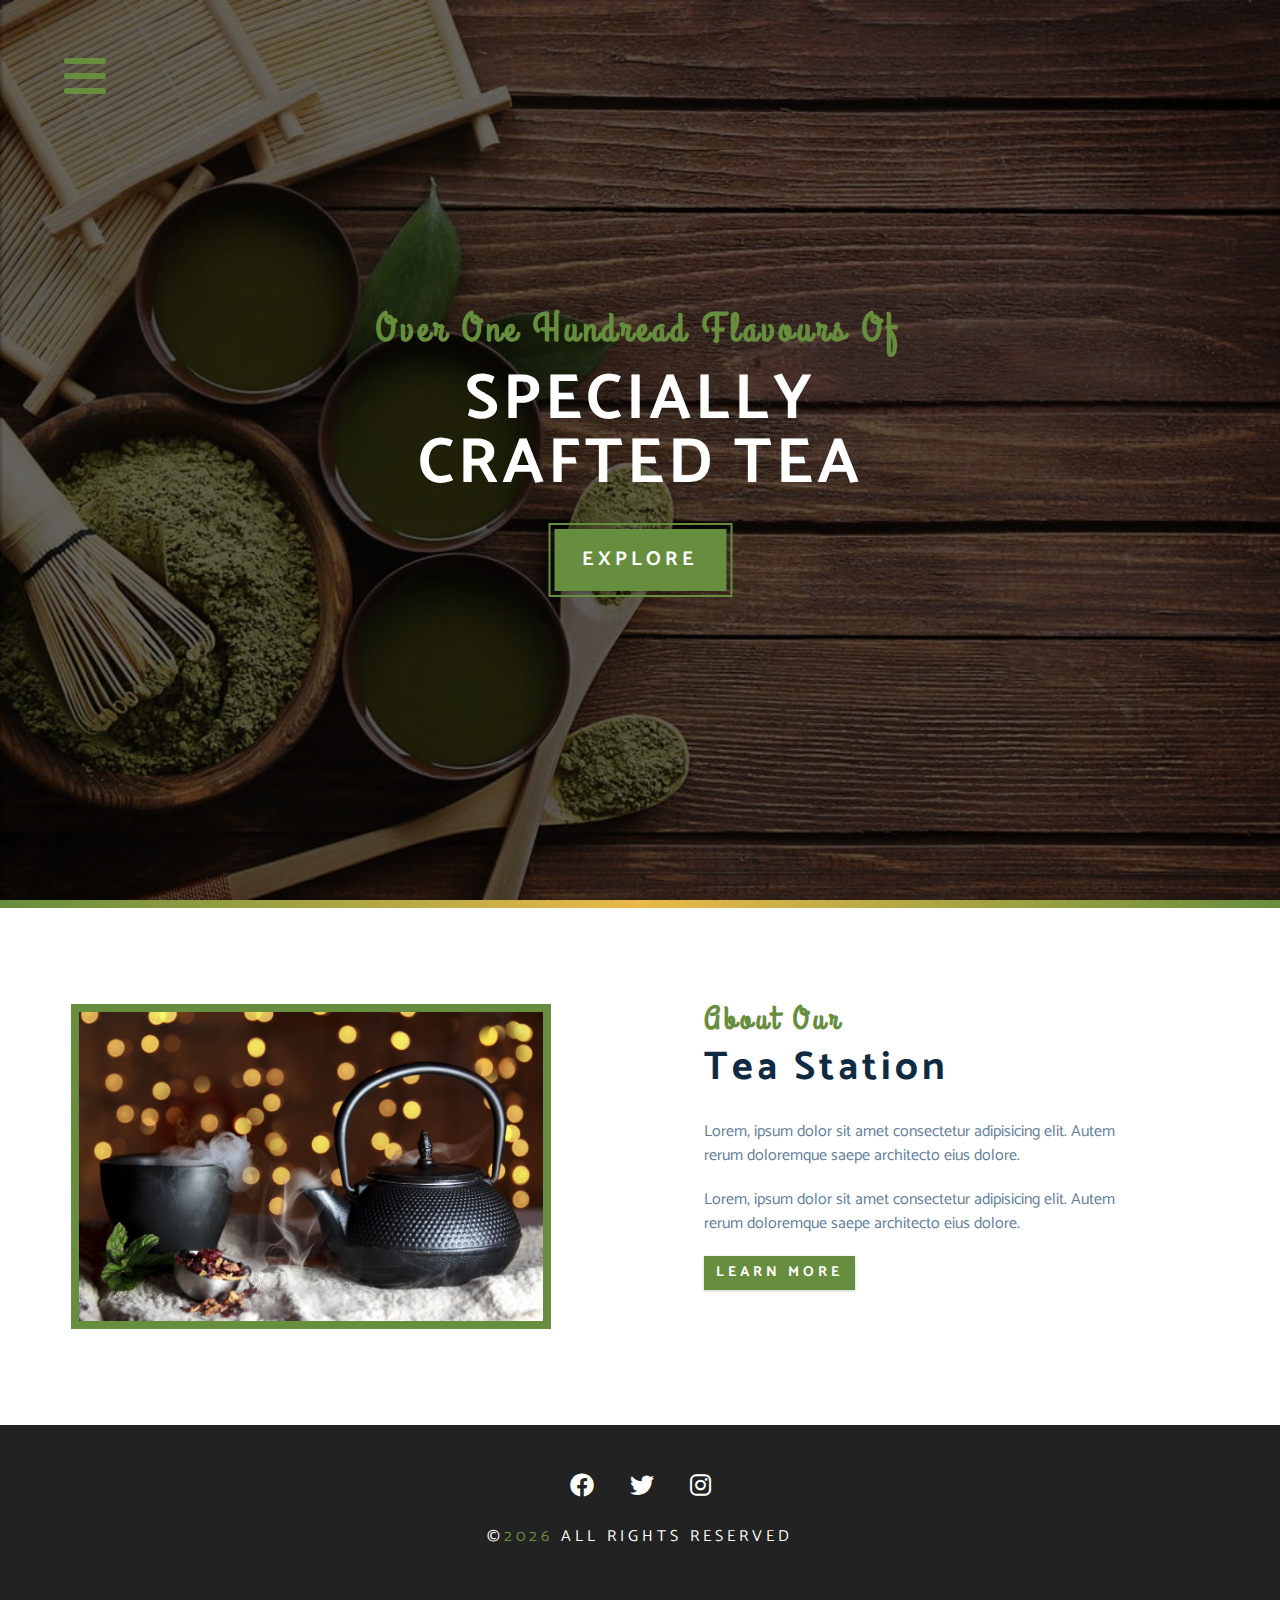
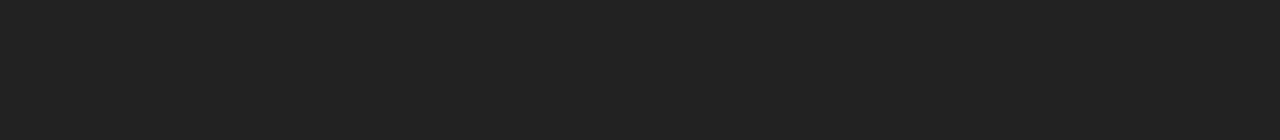
<file: TeaShop-Project/about.html>
<!DOCTYPE html>
<html lang="en">

<head>
    <meta charset="UTF-8" />
    <meta name="viewport" content="width=device-width, initial-scale=1.0" />
    <meta http-equiv="X-UA-Compatible" content="ie=edge" />
    <title>Tea Station || About</title>
    <!-- font-awesome -->
    <link rel="stylesheet"
        href="https://cdnjs.cloudflare.com/ajax/libs/font-awesome/6.0.0-beta3/css/all.min.css" />
    <!-- custom css -->
    <link rel="stylesheet" href="./css/styles.css" />
</head>

<body>
    <!-- header -->
    <header class="header" id="header">
        <div class="banner">
            <h2>Over one hundread flavours of</h2>
            <h1>specially<br>crafted tea</h1>
            <a href="#" class="btn banner-btn">explore</a>
        </div>
    </header>
    <!-- end of header -->

    <!-- navbar -->
    <nav class="nav" id="nav-btn"> 
        <i class="fas fa-bars"></i>
    </nav>

    <!-- back to top btn -->
    <a href="#header"><i class="far fa-arrow-alt-circle-up"
            id="back-top-btn"></i></a>
    <!-- end of back to top btn -->

    <!--  content divider -->
    <div class="content-divider"></div>

    <!-- NAVBAR menu -->

    <nav class="nav-side" id="navbar">
        <p class="nav-side-close-icon" id="nav-close"><i class="fas fa-times"></i>
        </p>
        <div class="nav-side-menu-container">
            <a href="index.html" class="nav-side-menu">Home</a>
            <a href="skills.html" class="nav-side-menu">Skills</a>
            <a href="services.html" class="nav-side-menu">Services</a>
            <a href="products.html" class="nav-side-menu">Products</a>
        </div>
    </nav>


    <!-- NAVBAR menu End-->

    <!-- end of header -->

    <!-- ABOUT section -->

    <section>
        <div class="section-center clearfix">
            <!-- About Img -->
            <article class="about-img">
                <div class="about-picture-container">
                    <img src="./images/about-bcg.jpeg" alt="tea kettle"
                        class="about-picture">
                </div>
            </article>
            <!-- About Info -->
            <article class="about-info">
                <!-- section title -->
                <div class="section-title">
                    <h3>about our</h3>
                    <h2>tea station</h2>
                </div>
                <!-- end of section title -->
                <p class="about-text">Lorem, ipsum dolor sit amet consectetur adipisicing elit. Autem rerum doloremque
                    saepe architecto eius dolore.</p>
                <p class="about-text">Lorem, ipsum dolor sit amet consectetur adipisicing elit. Autem rerum doloremque
                    saepe architecto eius dolore.</p>
                <a href="about.html" class="btn">learn more</a>
            </article>
        </div>
    </section>

    <!-- ABOUT -END -->

    <footer class="footer clearfix">


        <a href="#" class="fab fa-facebook footer-icon"></a>

        <a href="#" class="fab fa-twitter footer-icon"></a>

        <a href="#" class="fab fa-instagram footer-icon"></a>

        <h4 class="footer-text">&copy;<span class="footer-special" id="date">tea station</span> all rights reserved</h4>

    </footer>
<script src="app.js"></script>
</body>

</html>
</file>
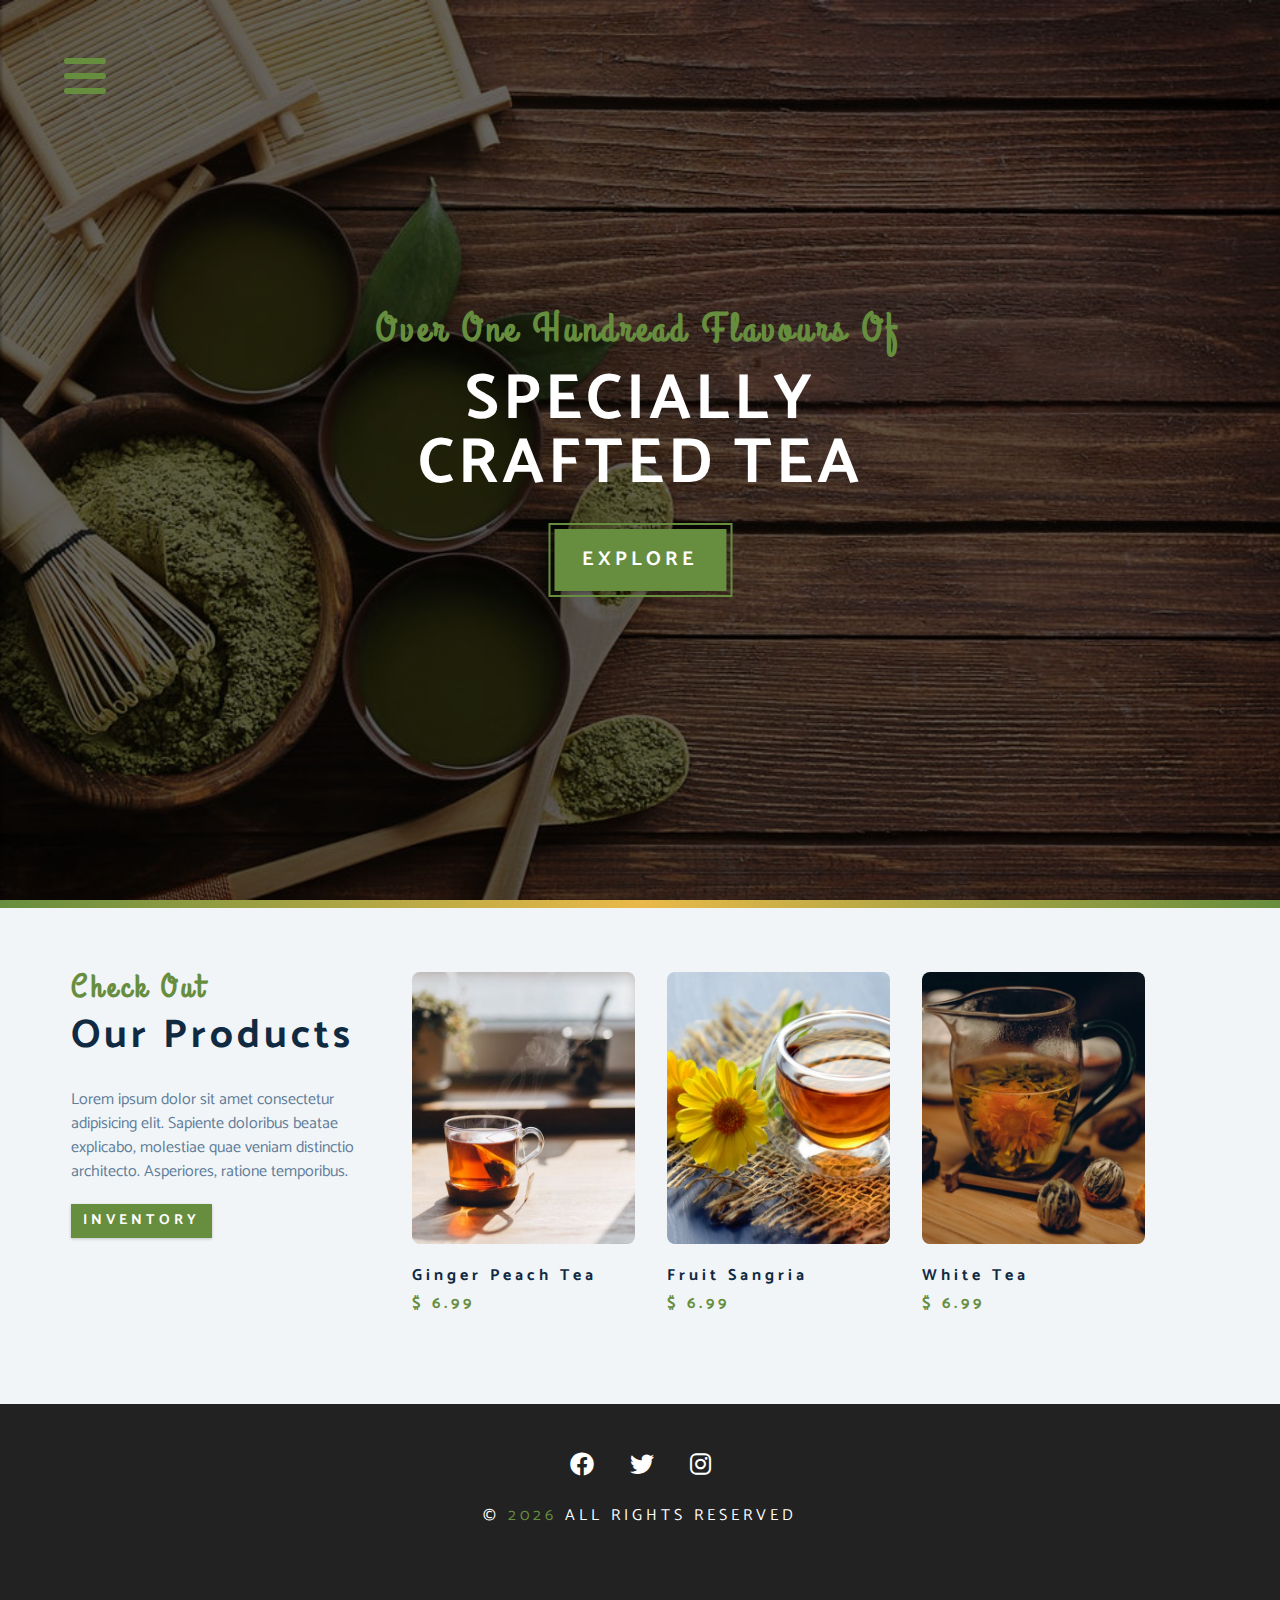
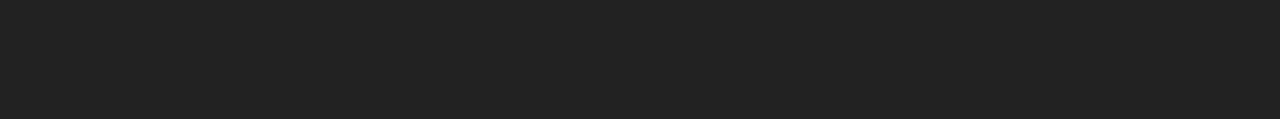
<file: TeaShop-Project/products.html>
<!DOCTYPE html>
<html lang="en">

<head>
    <meta charset="UTF-8" />
    <meta name="viewport" content="width=device-width, initial-scale=1.0" />
    <meta http-equiv="X-UA-Compatible" content="ie=edge" />
    <title>Tea Station || Products</title>
    <!-- font-awesome -->
    <link rel="stylesheet"
        href="https://cdnjs.cloudflare.com/ajax/libs/font-awesome/6.0.0-beta3/css/all.min.css" />
    <!-- custom css -->
    <link rel="stylesheet" href="./css/styles.css" />
</head>

<body>
    <!-- header -->
    <header class="header" id="header">
        <div class="banner">
            <h2>Over one hundread flavours of</h2>
            <h1>specially<br>crafted tea</h1>
            <a href="#" class="btn banner-btn">explore</a>
        </div>
    </header>
    <!-- end of header -->

    <!-- navbar -->
    <nav class="nav" id="nav-btn">
        <i class="fas fa-bars"></i>
    </nav>

<!-- back to top btn -->
<a href="#header"><i class="far fa-arrow-alt-circle-up"
        id="back-top-btn"></i></a>
<!-- end of back to top btn -->

    <!--  content divider -->
    <div class="content-divider"></div>

    <!-- NAVBAR menu -->

     <nav class="nav-side" id="navbar">
        <p class="nav-side-close-icon" id="nav-close"><i class="fas fa-times"></i></p>
        <div class="nav-side-menu-container">
            <a href="index.html" class="nav-side-menu">Home</a>
            <a href="about.html" class="nav-side-menu">About</a>
            <a href="skills.html" class="nav-side-menu">Skills</a>
            <a href="services.html" class="nav-side-menu">Services</a>
        </div>
    </nav>

    <!-- NAVBAR menu End-->

    <!-- end of header -->

    <!-- CHECK OUT  -->

    <section class="checkout clearfix">
        <div class="section-center clearfix check-out-section">
            <!-- product-tex -->
            <article class="check-out-text">
                <div class="section-title">
                    <h3>check out</h3>
                    <h2>our products</h2>
                </div>
                <p>Lorem ipsum dolor sit amet consectetur adipisicing elit. Sapiente doloribus beatae explicabo,
                    molestiae quae veniam distinctio architecto. Asperiores, ratione temporibus.</p>
                <a href="products.html" class="btn">inventory</a>
            </article>
            <!-- products-text end -->

            <!-- product images -->
            <div class="product-container">
                <div class="check-out-card-picture">
                    <img src="images/product-1.jpeg" alt="ginger peach tea"
                        class="check-out-picture">

                    <div class="checkout-text-small">
                        <h4>ginger peach tea</h4>
                        <p>&dollar; 6.99</p>
                    </div>
                </div>

                <div class="check-out-card-picture">
                    <img src="images/product-2.jpeg"
                        alt="Fruit sangria preparation" class="check-out-picture">
                    <div class="checkout-text-small">
                        <h4>fruit sangria</h4>
                        <p>&dollar; 6.99</p>
                    </div>
                </div>

                <div class="check-out-card-picture">
                    <img src="images/product-3.jpeg" alt="white tea"
                        class="check-out-picture">
                    <div class="checkout-text-small">
                        <h4>white tea</h4>
                        <p>&dollar; 6.99</p>
                    </div>
                </div>
            </div>
            <!-- product images -->
        </div>
    </section>
    <!-- CHECK OUT END -->


    <footer class="footer clearfix">


        <a href="#" class="fab fa-facebook footer-icon"></a>

        <a href="#" class="fab fa-twitter footer-icon"></a>

        <a href="#" class="fab fa-instagram footer-icon"></a>

        <h4 class="footer-text">&copy; <span id="date" class="footer-special">tea station</span> all rights reserved</h4>

    </footer>
<script src="app.js"></script>
</body>

</html>
</file>
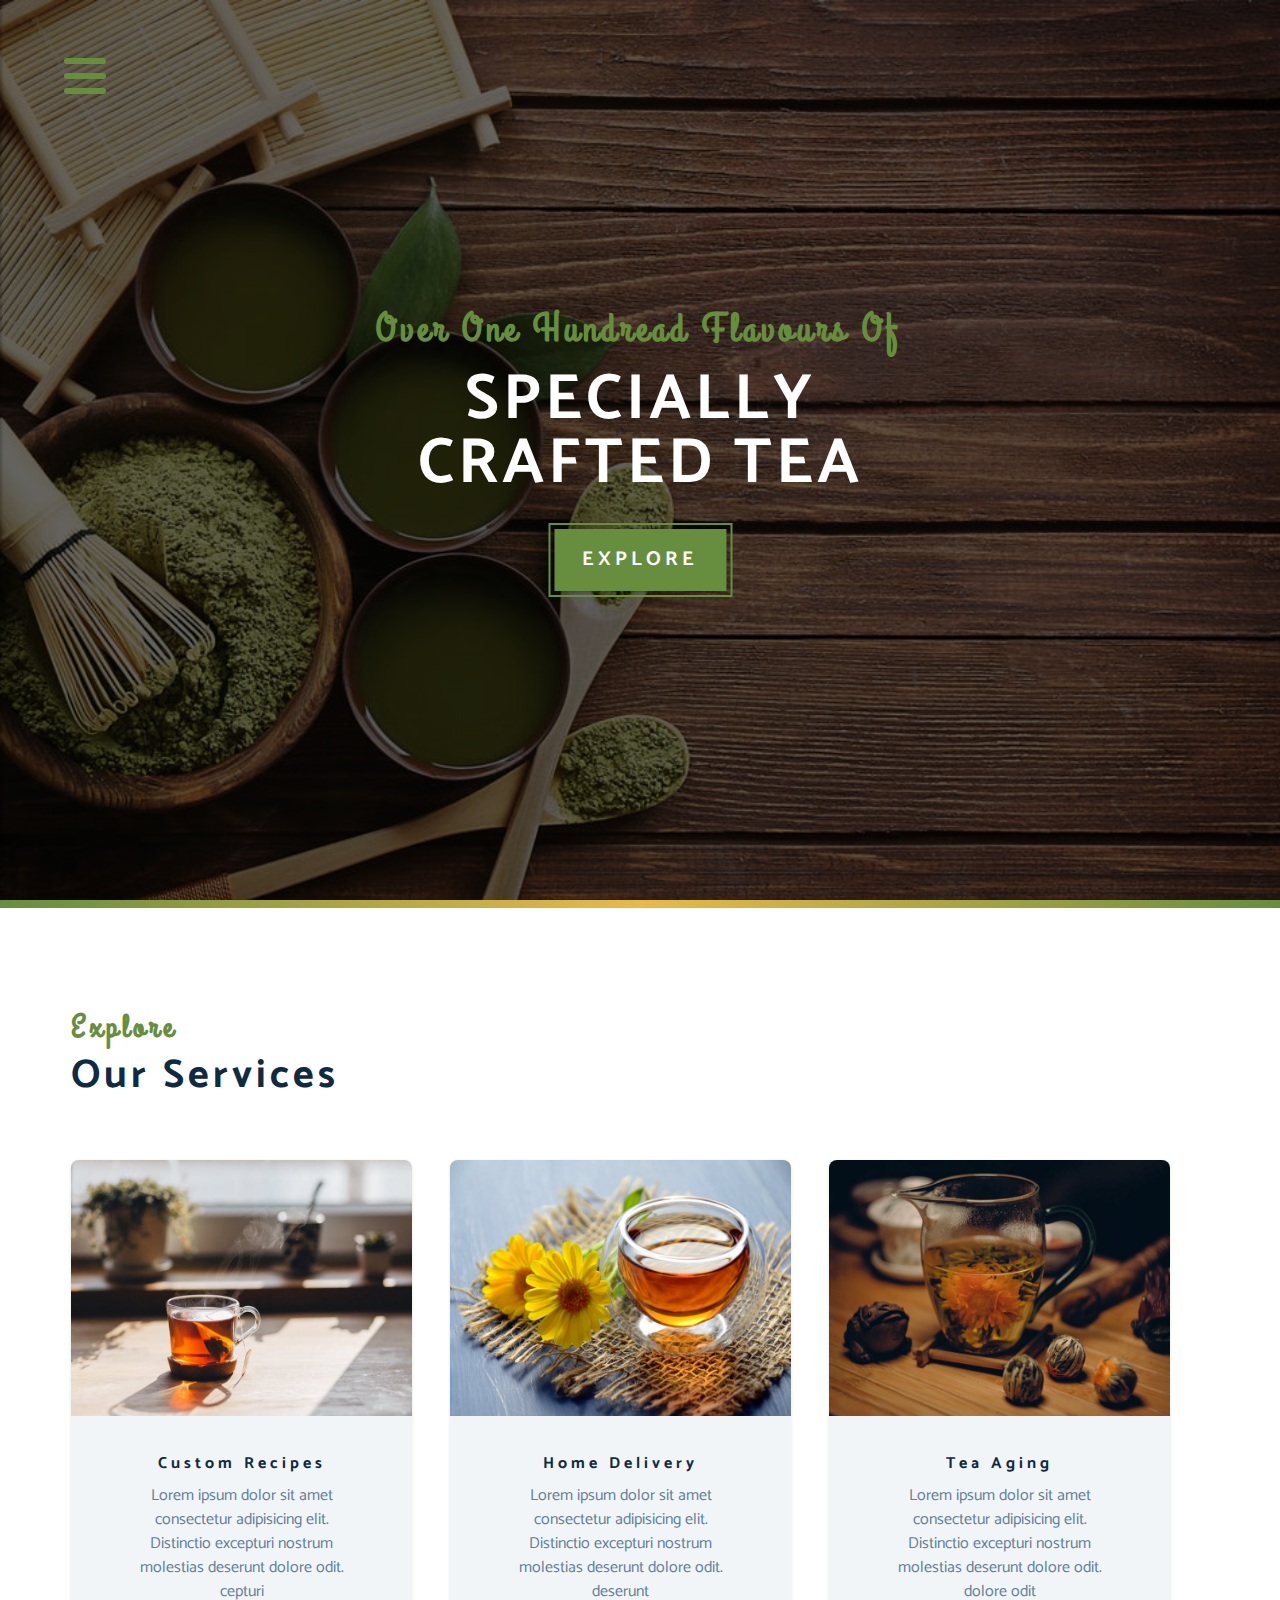
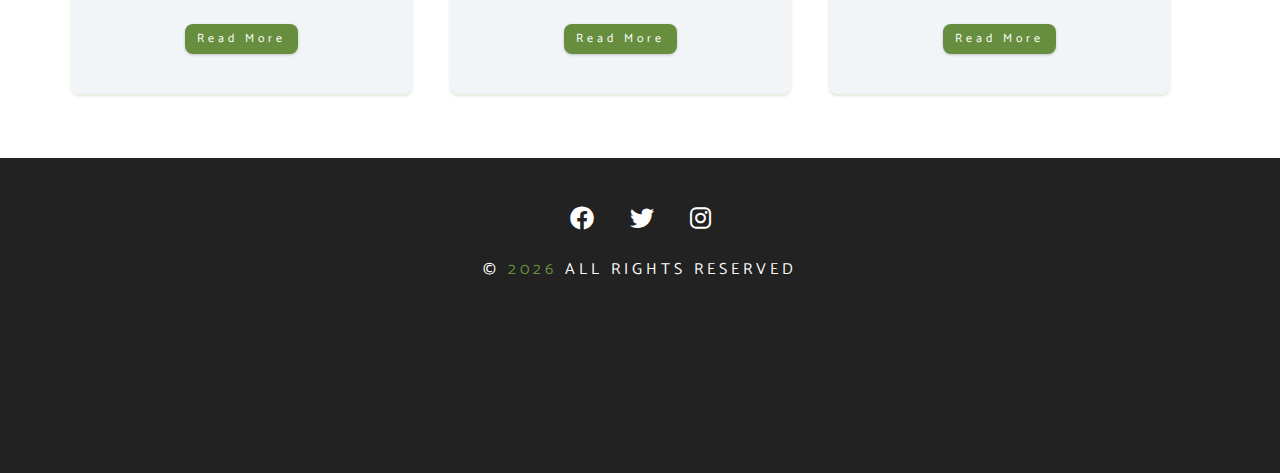
<file: TeaShop-Project/services.html>
<!DOCTYPE html>
<html lang="en">

<head>
    <meta charset="UTF-8" />
    <meta name="viewport" content="width=device-width, initial-scale=1.0" />
    <meta http-equiv="X-UA-Compatible" content="ie=edge" />
    <title>Tea Station || Services</title>
    <!-- font-awesome -->
    <link rel="stylesheet"
        href="https://cdnjs.cloudflare.com/ajax/libs/font-awesome/6.0.0-beta3/css/all.min.css" />
    <!-- custom css -->
    <link rel="stylesheet" href="css/styles.css" />
</head>

<body>
    <!-- header -->
    <header class="header" id="header">
        <div class="banner">
            <h2>Over one hundread flavours of</h2>
            <h1>specially<br>crafted tea</h1>
            <a href="#" class="btn banner-btn">explore</a>
        </div>
    </header>
    <!-- end of header -->

    <!-- navbar -->
    <nav class="nav" id="nav-btn">
        <i class="fas fa-bars"></i>
    </nav>

    <!-- back to top btn -->
    <a href="#header"><i class="far fa-arrow-alt-circle-up"
            id="back-top-btn"></i></a>
    <!-- end of back to top btn -->

    <!--  content divider -->
    <div class="content-divider"></div>

    <!-- NAVBAR menu -->

    <nav class="nav-side" id="navbar">
        <p class="nav-side-close-icon" id="nav-close"><i class="fas fa-times"></i>
        </p>
        <div class="nav-side-menu-container">
            <a href="index.html" class="nav-side-menu">Home</a>
            <a href="about.html" class="nav-side-menu">About</a>
            <a href="products.html" class="nav-side-menu">Products</a>
            <a href="skills.html" class="nav-side-menu">Skills</a>

        </div>
    </nav>

    <!-- NAVBAR menu End-->

    <!-- end of header -->

    <!-- SERVICES -->

    <div class="section-center clearfix service-section">
        <!-- title section -->
        <article class="service-text">
            <div class="section-title">
                <h3>explore</h3>
                <h2>our services</h2>
            </div>
        </article>
        <!-- end title section -->

        <!-- service cards -->
        <div class="service-card">
            <img src="./images/product-1.jpeg" alt="tea preparation" class="product-image">
            <!-- <i class="fas fa-mortar-pestle service-icon"></i> -->
            <div class="service-text">
                <h4>custom recipes</h4>
                <p>Lorem ipsum dolor sit amet consectetur adipisicing elit. Distinctio excepturi nostrum molestias
                    deserunt
                    dolore odit. cepturi</p>
                <a href="#" class="btn">read more</a>
            </div>
        </div>

        <div class="service-card">
            <img src="./images/product-2.jpeg" alt="tea preparation" class="product-image">
            <!-- <i class="fas fa-home service-icon"></i> -->
            <div class="service-text">
                <h4>home delivery</h4>
                <p>Lorem ipsum dolor sit amet consectetur adipisicing elit. Distinctio excepturi nostrum molestias
                    deserunt
                    dolore odit. deserunt</p>
                <a href="#" class="btn">read more</a>
            </div>
        </div>

        <div class="service-card">
            <img src="./images/product-3.jpeg" alt="tea preparation" class="product-image">
            <!-- <i class="fas fa-mug-hot service-icon"></i> -->
            <div class="service-text">
                <h4>tea aging</h4>
                <p>Lorem ipsum dolor sit amet consectetur adipisicing elit. Distinctio excepturi nostrum molestias
                    deserunt
                    dolore odit. dolore odit</p>
                <a href="#" class="btn">read more</a>
            </div>
        </div>
    </div>
    <!-- end service cards -->

    <footer class="footer clearfix">


        <a href="#" class="fab fa-facebook footer-icon"></a>

        <a href="#" class="fab fa-twitter footer-icon"></a>

        <a href="#" class="fab fa-instagram footer-icon"></a>

        <h4 class="footer-text">&copy; <span class="footer-special" id="date">tea station</span> all rights reserved</h4>

    </footer>
<script src="app.js"></script>
</body>

</html>
</file>
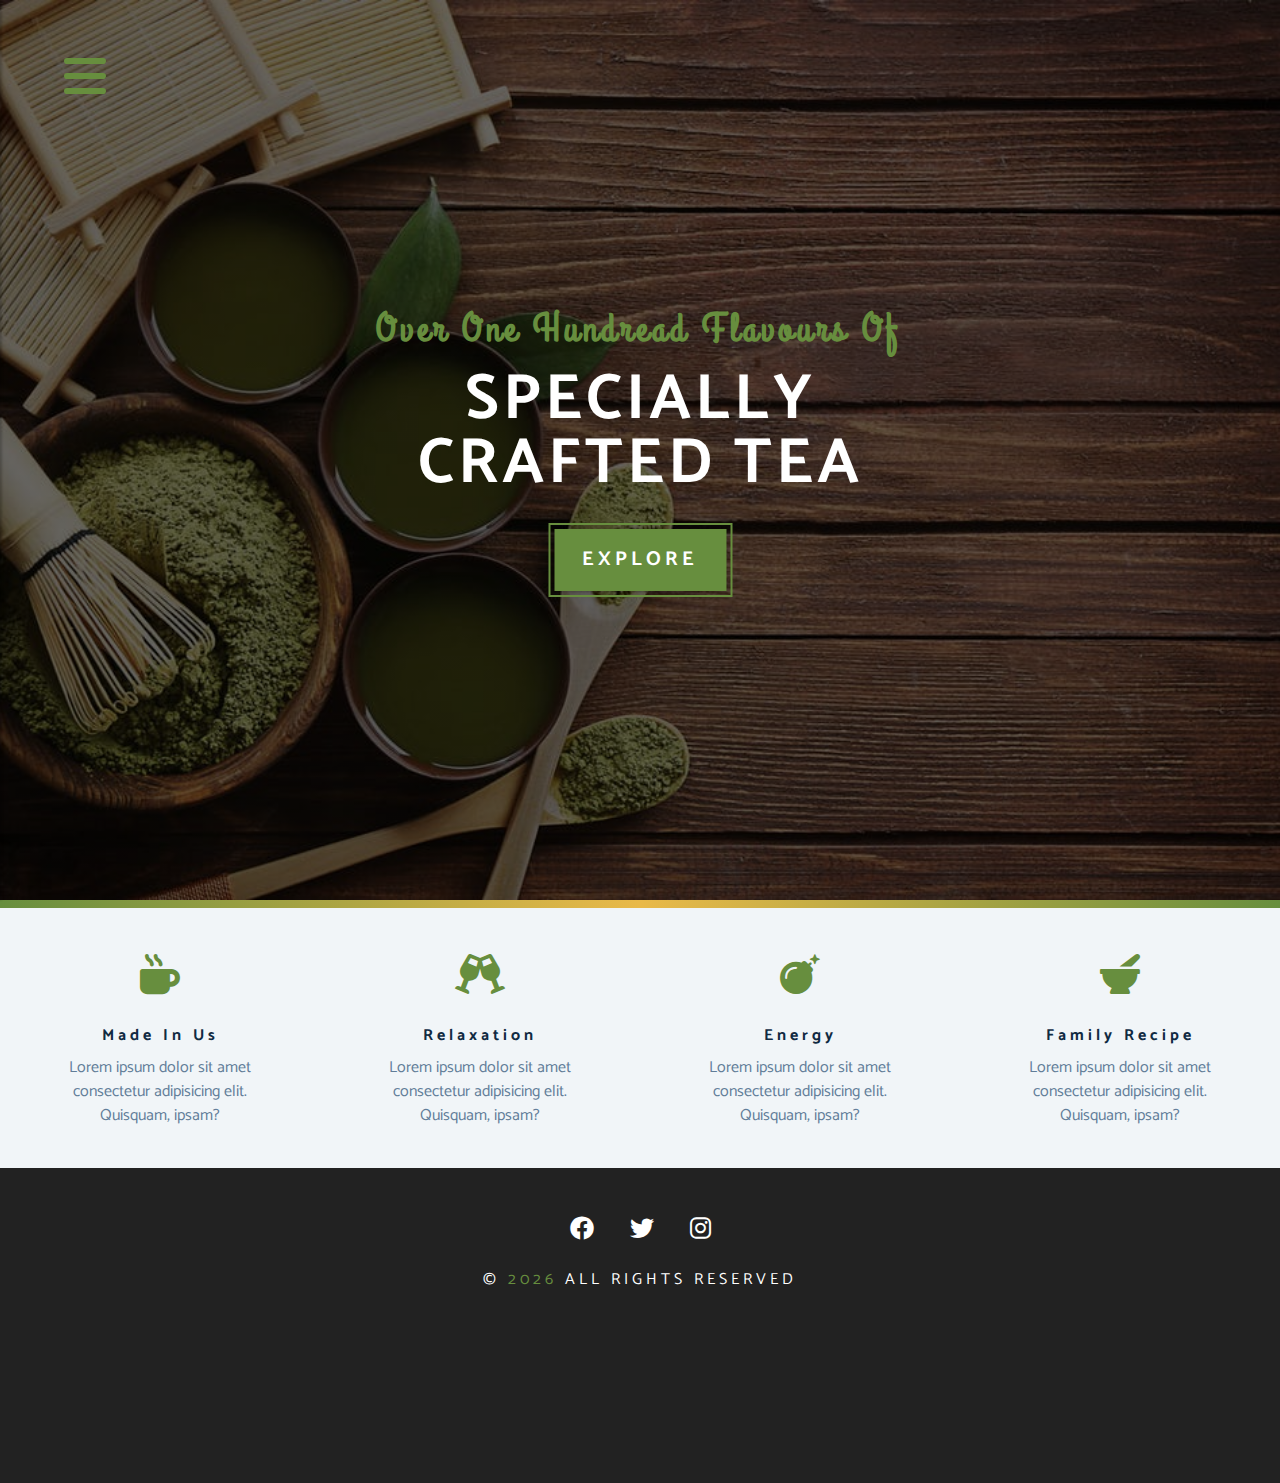
<file: TeaShop-Project/skills.html>
<!DOCTYPE html>
<html lang="en">

<head>
    <meta charset="UTF-8" />
    <meta name="viewport" content="width=device-width, initial-scale=1.0" />
    <meta http-equiv="X-UA-Compatible" content="ie=edge" />
    <title>Tea Station || Skills</title>
    <!-- font-awesome -->
    <link rel="stylesheet"
        href="https://cdnjs.cloudflare.com/ajax/libs/font-awesome/6.0.0-beta3/css/all.min.css"/>
    <!-- custom css -->
    <link rel="stylesheet" href="./css/styles.css" />
</head>

<body>
    <!-- header -->
    <header class="header" id="header">
        <div class="banner">
            <h2>Over one hundread flavours of</h2>
            <h1>specially<br>crafted tea</h1>
            <a href="#" class="btn banner-btn">explore</a>
        </div>
    </header>
    <!-- end of header -->

    <!-- navbar -->
    <nav class="nav" id="nav-btn">
        <i class="fas fa-bars"></i>
    </nav>

    <!-- back to top btn -->
    <a href="#header"><i class="far fa-arrow-alt-circle-up"
            id="back-top-btn"></i></a>
    <!-- end of back to top btn -->

    <!--  content divider -->
    <div class="content-divider"></div>

    <!-- NAVBAR menu -->

    <nav class="nav-side" id="navbar">
        <p class="nav-side-close-icon" id="nav-close"><i class="fas fa-times"></i>
        </p>
        <div class="nav-side-menu-container">
            <a href="index.html" class="nav-side-menu">Home</a>
            <a href="about.html" class="nav-side-menu">About</a>
            <a href="services.html" class="nav-side-menu">Services</a>
            <a href="products.html" class="nav-side-menu">Products</a>
        </div>
    </nav>

    <!-- NAVBAR menu End-->

    <!-- end of header -->

    <!-- skill section -->

    <section class="skills-container clearfix">

        <article class="skill-card">
            <span class="skill-icon"><i class="fas fa-mug-hot"></i></span>
            <h4 class="title-text">Made in Us</h4>
            <p class="skill-text">Lorem ipsum dolor sit amet consectetur adipisicing elit. Quisquam, ipsam?</p>
        </article>

        <article class="skill-card">
            <span class="skill-icon"><i class="fas fa-glass-cheers"></i></span>
            <h4 class="title-text">Relaxation</h4>
            <p class="skill-text">Lorem ipsum dolor sit amet consectetur adipisicing elit. Quisquam, ipsam?</p>
        </article>

        <article class="skill-card">
            <span class="skill-icon"><i class="fas fa-bomb"></i></span>
            <h4 class="title-text">Energy</h4>
            <p class="skill-text">Lorem ipsum dolor sit amet consectetur adipisicing elit. Quisquam, ipsam?</p>
        </article>

        <article class="skill-card">
            <span class="skill-icon"><i class="fas fa-mortar-pestle"></i></span>
            <h4 class="title-text">Family Recipe</h4>
            <p class="skill-text">Lorem ipsum dolor sit amet consectetur adipisicing elit. Quisquam, ipsam?</p>
        </article>

    </section>
    <!-- skill section end -->

    <footer class="footer clearfix">


        <a href="#" class="fab fa-facebook footer-icon"></a>

        <a href="#" class="fab fa-twitter footer-icon"></a>

        <a href="#" class="fab fa-instagram footer-icon"></a>

        <h4 class="footer-text">&copy; <span id="date" class="footer-special">tea station</span> all rights reserved</h4>

    </footer>
<script src="app.js"></script>
</body>

</html>
</file>
<file: TeaShop-Project/css/styles.css>
/* 
============
Fonts
============
*/
@import url("https://fonts.googleapis.com/css?family=Catamaran:400,700|Grand+Hotel");

/* 
============
Variables
============
*/

:root {
	--clr-primary: #678e3e;
	--clr-primary-light: #beed8c;
	--clr-primary-opacity: rgba(103, 142, 62, 0.6);

	--clr-grey-1: #102a42;
	--clr-grey-5: #617d98;
	--clr-grey-10: #f1f5f8;
	--clr-white: #fff;
	--ff-primary: "Catamaran", sans-serif;
	--ff-secondary: "Grand Hotel", cursive;
	--transition: all 0.3s linear;
	--spacing: 0.25rem;
	--radious: 0.5rem;
}

/* 
============
Global styles
============
*/

* {
	margin: 0;
	padding: 0;
	box-sizing: border-box;
}
html {
	scroll-behavior: smooth;
}
body {
	font-family: var(--ff-primary);
	background: var(--clr-white);
	color: var(--clr-grey-1);
	line-height: 1.5;
	font-size: 0.875rem; /*small screen -responsivo*/
	overflow-x: hidden;
}

a {
	text-decoration: none;
}

img {
	width: 100%;
	display: block;
}

h1,
h2,
h3,
h4 {
	letter-spacing: var(--spacing);
	text-transform: capitalize;
	line-height: 1.25;
	margin-bottom: 0.75rem;
	/* color: var(--clr-white); */
}

h1 {
	font-size: 3rem;
}

h2 {
	font-size: 2rem;
}

h3 {
	font-size: 1.5rem;
}

h4 {
	font-size: 0.875rem;
}

p {
	margin-bottom: 1.25rem;
}

@media screen and (min-width: 800px) {
	h1 {
		font-size: 4rem;
	}

	h2 {
		font-size: 2.5rem;
	}

	h3 {
		font-size: 2rem;
	}

	h4 {
		font-size: 1rem;
	}

	body {
		font-size: 1rem;
	}

	h1,
	h2,
	h3,
	h4 {
		line-height: 1;
	}
}

.btn {
	text-transform: uppercase;
	background: var(--clr-primary);
	color: var(--clr-white);
	padding: 0.375rem 0.75rem;
	letter-spacing: var(--spacing);
	display: inline-block;
	font-weight: 700;
	transition: var(--transition);
	font-size: 0.9rem;
	border: none;
	cursor: pointer;
	box-shadow: 0 1px 3px rgba(0, 0, 0, 0.2);
}

.btn:hover {
	background: var(--clr-primary-light);
	color: var(--clr-primary);
}

.clearfix::after,
.clearfix::before {
	content: "";
	clear: both;
	display: table;
}

.section-title h3 {
	font-family: var(--ff-secondary);
	color: var(--clr-primary);
}

.section-title {
	margin-bottom: 2rem;
}

.section-center {
	padding: 4rem 0;
	width: 85vw;
	margin: 0 auto;
	max-width: 1170px;
}

@media screen and (min-width: 992px) {
	.section-center {
		width: 95vw;
		padding: 4rem 1rem;
	}
}

/* end of global styles */

/* 
============
NAVBAR styles
============
*/

.nav {
	position: fixed;
	top: 5%;
	left: 5%;
	font-size: 3rem;
	color: var(--clr-primary);
	cursor: pointer;
	z-index: 1;

	animation: bounce 1.5s infinite ease alternate;
	transition: var(--transition);
}

@keyframes bounce {
	0% {
		transform: scale(1);
	}
	100% {
		transform: scale(1.5);
	}
}

/* 
============
BACK TO TOP BTN styles
============
*/
#back-top-btn {
	position: fixed;
	opacity: 0;
	bottom: 5%;
	right: 2.5%;
	font-size: 3rem;
	color: var(--clr-primary);
	z-index: 99;
	transition: all 0.3s linear;
	animation: bounce 1.5s infinite ease alternate;
	transform: translate(-100%, -100%);
}

/* 
============
NAV- SIDE MENU styles
============
*/
.nav-side-menu-container {
	margin-top: 4rem;
}
.nav-side {
	position: fixed;
	top: 0;
	bottom: 0;
	width: 100vw;
	background: var(--clr-grey-10);
	transition: var(--transition);
	z-index: 2;
	box-shadow: 2px 0 2px rgba(0, 0, 0, 0.2);
	/* hide navbar */
	transform: translateX(-100%);
}

.showNav {
	transform: translateX(0);
}

.nav-side-menu {
	display: block;
	text-transform: uppercase;
	color: var(--clr-grey-5);
	font-size: 1.5rem;
	padding: 0.3rem 0 0.3rem 1rem;
	transition: var(--transition);
}

.nav-side-menu:hover {
	background: var(--clr-primary-light);
	color: var(--clr-primary);
	padding-left: 1.5rem;
	border-left: 0.25rem solid var(--clr-primary);
}

@media screen and (min-width: 768px) {
	.nav-side {
		width: 30vw;
		max-width: 20rem;
	}
}

.nav-side-close-icon {
	text-align: right;
	font-size: 2.5rem;
	margin-right: 2rem;
	cursor: pointer;
	float: right;

	color: rgba(174, 4, 4, 0.4);
	transition: var(--transition);
}

.nav-side-close-icon:hover {
	color: rgb(165, 6, 6);
}

/* 
============
HEADER styles
============
*/

.header {
	min-height: 100vh;
	background: linear-gradient(rgba(0, 0, 0, 0.6), rgba(0, 0, 0, 0.6)),
		url(../images/main-bcg.jpeg) center/cover no-repeat fixed;
	position: relative;
	/* animation */
	overflow-x: hidden;
}

.banner {
	position: absolute;
	top: 50%;
	left: 50%;
	transform: translate(-50%, -50%);
	text-align: center;
}

.banner h1 {
	color: var(--clr-white);
	text-transform: uppercase;
	margin-top: 1.25rem;
	margin-bottom: 2rem;
}

.banner h2 {
	color: var(--clr-primary);
	font-family: var(--ff-secondary);
	text-indent: -4px;
	/* text-indent fixed the 3 lines text display issue (chrome 2 lines); */
}

.banner-btn {
	font-size: 1.25rem;
	padding: 1rem 1.75rem;
	outline: 0.125rem solid var(--clr-primary);
	outline-offset: 0.25rem;
}

/*
============
ANIMATION HEADER styles
============
*/

.banner-btn {
	animation: banner-btn 6s ease-in-out;
}

@keyframes banner-btn {
	0% {
		transform: scale(1.3);
		opacity: 0.3;
	}
	50% {
		transform: scale(1.8);
	}
	100% {
		transform: scale(1);
		opacity: 1;
	}
}

.banner h2 {
	animation: banner-h2 6s ease-in-out;
}
.banner h1 {
	animation: banner-h1 6s ease-in-out;
}

@keyframes banner-h2 {
	0% {
		transform: translateX(250%);
		opacity: 0.5;
	}

	35% {
		transform: translateX(-60%);
	}

	70% {
		transform: translateX(30%);
	}

	100% {
		transform: translateX(0%);
		opacity: 1;
	}
}

@keyframes banner-h1 {
	0% {
		transform: translateX(-250%);
		opacity: 0.5;
	}

	35% {
		transform: translateX(60%);
	}

	70% {
		transform: translateX(-30%);
	}

	100% {
		transform: translateX(0%);
		opacity: 1;
	}
}
/*  END of header style */

/* content divider */
.content-divider {
	height: 0.5rem;
	background: linear-gradient(to left, green, yellow, green);
	background: linear-gradient(
		to left,
		var(--clr-primary),
		#e9b949,
		var(--clr-primary)
	);
}

/* 
============
SKILL SECTION styles
============
*/

.skills-container {
	background: var(--clr-grey-10);
}

.skill-card {
	padding: 2.5rem 0;
	text-align: center;
	transition: var(--transition);
}

.skill-icon {
	font-size: 2.5rem;
	margin-bottom: 1.25rem;
	transition: var(--transition);
	display: inline-block;
	color: var(--clr-primary);
}

.skill-text {
	color: var(--clr-grey-5);
	max-width: 15rem;
	margin: 0 auto;
}

.skill-card:hover {
	background: var(--clr-white);
	box-shadow: 0 2px var(--clr-primary);
}

.skill-card:hover .skill-icon {
	transform: translateY(-5px);
}

@media screen and (min-width: 576px) {
	.skill-card {
		float: left;
		width: 50%;
	}
}

@media screen and (min-width: 1024px) {
	.skill-card {
		width: 25%;
	}
}

/* 
============
ABOUT SECTION styles
============
*/

.about-info,
.about-img {
	padding: 2rem 0;
}
.about-picture-container {
	background: var(--clr-primary);
	border: 0.5rem solid var(--clr-primary);
	max-width: 30rem;
	overflow: hidden;
}

.about-text {
	max-width: 26rem;
	color: var(--clr-grey-5);
}

.about-picture {
	transition: var(--transition);
}

.about-picture-container:hover .about-picture {
	opacity: 0.5;
	transform: scale(1.2);
}

@media screen and (min-width: 992px) {
	.about-info,
	.about-img {
		float: left;
		width: 50%;
	}
	.about-info {
		padding-left: 4rem;
	}
}

/* 
============
CHECK OUT SECTION styles
============
*/

.checkout {
	background: var(--clr-grey-10);
}

.check-out-text {
	padding-bottom: 3rem;
}

.check-out-text p {
	color: var(--clr-grey-5);
	max-width: 26rem;
}

.check-out-card-picture h4 {
	margin-top: 1.5rem;
	margin-bottom: 0.5rem;
}

.check-out-card-picture p {
	color: var(--clr-primary);
	font-weight: 700;
	letter-spacing: var(--spacing);
	margin-bottom: 1.5rem;
}

.check-out-picture {
	height: 17rem;
	object-fit: cover;
	border-radius: 0.5rem;
}

@media screen and (min-width: 768px) {
	.check-out-card-picture {
		float: left;
		width: 50%;
		padding-right: 2rem;
	}
}

@media screen and (min-width: 992px) {
	.check-out-card-picture {
		width: 33.3%;
	}
}

@media screen and (min-width: 1200px) {
	.product-container {
		float: left;
		width: 70%;
	}

	.check-out-card-picture {
		width: 32%;
	}

	.check-out-text {
		float: left;
		max-width: 29%;
		margin-right: 1%;
	}
}

/* 
============
SERVICES styles
============
*/

.middle {
	text-align: center;
}
.service-section {
	background: var(--clr-white);
}

.product-image {
	height: 50%;
	object-fit: cover;
	border-radius: 0.5rem 0.5rem 0 0;
}

.service-card {
	padding-bottom: 3rem;
	border-radius: 0.5rem;
	background: var(--clr-grey-10);
	box-shadow: 0 0.1rem 0.2rem rgba(103, 142, 62, 0.2);
	transition: var(--transition);
	margin-top: 2rem;
	text-align: center;
}

.img-container {
	position: relative;
}

.service-card:hover {
	transform: scale(1.02);
	box-shadow: 0 0.1rem 0.5rem rgba(103, 142, 62, 0.5);
}

.service-card p {
	color: var(--clr-grey-5);
	padding: 0 4rem;
}

.service-icon {
	color: var(--clr-primary);
	background-color: var(--clr-primary-light);
	position: absolute;
	right: 50%;
	bottom: 0;
	font-size: 2rem;
	transform: translate(50%, 45%);
	padding: 0.6rem 0.6rem;
	border-radius: 50%;
	border: 0.5rem solid var(--clr-grey-10);
}

.service-text {
	margin-top: 2.5rem;
}

.service-text .btn {
	text-transform: capitalize;
	font-weight: 400;
	font-size: 0.75rem;
	border-radius: 0.5rem;
}

@media screen and (min-width: 768px) {
	.service-card {
		float: left;
		width: 45%;
		margin-right: 5%;
	}
}

@media screen and (min-width: 992px) {
	.service-card {
		width: 30%;
		margin-right: 3.3%;
		padding-bottom: 2.5rem;
	}
}

/* 
============
CONTACT FORM styles
============
*/

.contact {
	background: var(--clr-grey-10);
	padding: 1rem 0 4rem 0;
}

.address {
	color: var(--clr-primary);
	text-transform: capitalize;
	letter-spacing: var(--spacing);
	width: 25rem;
	font-weight: 400;
	font-family: var(--ff-primary);
	padding-bottom: 4rem;
	margin: 0 auto;
}

.address p {
	color: var(--clr-grey-1);
	text-transform: uppercase;
	font-weight: 700;
}

.address i {
	padding-right: 0.5rem;
}
.address span {
	margin-bottom: 0.5rem;
}

.contact-form {
	background: var(--clr-white);
	text-align: center;
	padding: 1rem 0;
	border-radius: 0.5rem;
	box-shadow: 0 0.1rem 0.3rem rgba(103, 142, 62, 0.2);
	position: relative;
	max-width: 35rem;
	transition: var(--transition);
	margin: 0 auto;
}

.contact-form:hover {
	box-shadow: 0 0.1rem 0.7rem rgba(103, 142, 62, 0.7);
}

.contact-form h2 {
	color: var(--clr-grey-5);
	font-size: 1.5rem;
}

.contact-form input,
textarea {
	background: var(--clr-grey-10);
	border: 0;
	border-radius: 0.5rem;
	width: 85%;
	margin-bottom: 1rem;
	font-size: 0.875rem;
	letter-spacing: var(--spacing);
	text-transform: uppercase;
	padding: 0.75rem 0.75rem;
	font-family: var(--ff-primary);
	color: var(--clr-grey-1);
}

.contact-form textarea {
	margin-bottom: 4rem;
	height: 8rem;
}

.contact-form button {
	width: 100%;
	border-radius: 0 0 0.5rem 0.5rem;
	padding: 1rem 0;
	position: absolute;
	bottom: 0;
	left: 0;
}

@media screen and (min-width: 992px) {
	.contact-form {
		width: 50%;
		margin-left: 15%;
		float: left;
	}
}

@media screen and (min-width: 992px) {
	.address {
		width: 30%;
		float: left;
	}
}

@media screen and (min-width: 992px) {
	.contact-form button {
		width: 100%;
	}
}
/* 
============
FOOTER styles
============
*/

.footer {
	height: 35vh;
	background: #222222;
	color: var(--clr-white);
	text-align: center;
}

.footer-text {
	text-transform: uppercase;
	font-weight: 400;
}

.footer-special {
	color: var(--clr-primary);
}

.footer-icon {
	color: var(--clr-white);
	font-size: 1.5rem;
	margin: 3rem 1rem 2rem 1rem;
	transition: var(--transition);
}

.footer-icon:hover {
	color: var(--clr-primary-light);
	transform: translateY(3px);
}

/*  MY CODE */

/* .about {
    background: var(--clr-white);
}

.about-card-1 {
    overflow: hidden;
    width: 400px;
    border: 0.5rem solid var(--clr-primary);
    margin-top: 6rem;
    margin-left: 1.5rem;
}

.img-box {
    background: url(../images/about-bcg.jpeg)  center/cover;
    height: 245px;
    transition: var(--transition);
}

.img-box:hover {
    background: linear-gradient(var(--clr-primary-opacity), var(--clr-primary-opacity)), url(../images/about-bcg.jpeg) center/cover no-repeat;
    transform: scale(1.2);
}

.about-card-2 {
    margin:4rem 0 0 1.5rem;
}

.subheader-main h2 {
    font-family: var(--ff-secondary);
    color: var(--clr-primary);
    font-size: 1.5rem;
}

.subheader-main h1 {
    font-size: 2rem;
}

.about-card-2 p {
    color: var(--clr-grey-5);
    width: 24.5rem;
}

.btn-secondary {
    background: var(--clr-primary);
    padding: 0.4rem 1.5rem;
    font-weight: 700;
    letter-spacing: var(--spacing);
    text-transform: uppercase;
    color: var(--clr-white);
    display: inline-block;
    transition: var(--transition);
    margin-bottom: 6rem;
}

.btn-secondary:hover {
    background: var(--clr-primary-light);
    color: var(--clr-primary);
}

@media screen and (min-width:576px) {
    .about-card-1 {
    margin-left:1.5rem;
    }
}

@media screen and (min-width:1200px) {
    .about-card-2 {
        float: right;
        margin: 6rem 12rem 6rem 0;
    }
    .about-card-1 {
        display: inline-block;
        margin: 6rem 2rem 6rem 8rem;
    }
}
 */
/* .about-img {
    transition: var(--transition);
}

.about-img:hover {
    transform: scale(1.2);
} */

/* 
============
SKILL SECTION styles (my attempt)
============
*/
/* .skills-container {
    background: var(--clr-grey-10);
    display: inline-block;
}

.skill-card {
    text-align: center;
    transition: var(--transition);
}

.skill-icon {
    display: inline-block;
    padding-top:4rem;
    transition: var(--transition);
}
.title-text {
    padding-top:2.75rem;
}

.skill-text {
    margin: 0 auto;
    padding:0 5rem 2.5rem 5rem;
}

.skill-card:hover {
    background: var(--clr-white);
    box-shadow: 0px 2px  var(--clr-primary);
}

.skill-card:hover .skill-icon {
    transform: translateY(-5px);
}

@media screen and (min-width:576px) {
    .skill-card{
        max-width: 50%;
        float: left;
    }
}


@media screen and (min-width:900px) {
    .skill-card{
        max-width: 25%;
    }
}



/*
============
NAVBAR menu styles
============
*/

/* my SECOND attempt CODE */

/*.btn {
    background: var(--clr-primary);
    color: var(--clr-white);
    text-transform: uppercase;
    letter-spacing: var(--spacing);
    font-size: 1.2rem;
    font-weight: 700;
    padding: 1rem 2rem;
}

/* end of global styles */

/* header style */

/*.header {
    min-height: 100vh;
    background: linear-gradient(rgba(0, 0, 0, 0.6), rgba(0, 0, 0, 0.6)), url(/TeaShop-Project/setup-files-html-css-tea-station-new-design/images/main-bcg.jpeg) center/cover no-repet fixed;
    position: relative;
    overflow-x: hidden;
}

.banner {
    position: absolute;
    top: 50%;
    left:50%;
    transform: translate(-50%, -50%);
    text-align: center;
}

.banner h1 {
    color: var(--clr-white);
    text-transform: uppercase;
    margin-top: 1rem;
    margin-bottom: 2.5rem;
}

.banner h2 {
    color: var(--clr-primary);
    font-family: var(--ff-secondary);
    text-indent: -4px;
    /* text-indent fixed the 3 lines text display issue (chrome 2 lines); 
}

/*.banner-btn {
    outline: 0.125rem solid var(--clr-primary);
    outline-offset: 0.25rem;
    transition: var(--transition);
}

.banner-btn:hover {
    background: var(--clr-primary-light);
    color: var(--clr-primary);
}

.nav {
    position: fixed;
    top:0;
    left: 0;
}

.nav .fa-bars {
    margin:3.5rem 3rem;
    color: var(--clr-primary);
    transform: scale(3);
    animation: fa-bars 1s infinite ease-in-out alternate;

}

@keyframes fa-bars {
    from {
        transform:scale(3);
    }
    to {
        transform: scale(6);
    }

/*  END of header style */

/* my first atempt code */
/* /*
============
Buttons
============
*/

/* .btn {
    width: 11.5rem;
    height: 4rem;
    background: var(--clr-primary);
    font-size: 1.25rem;
    text-transform: uppercase;
    color: var(--clr-white);
    text-align: center;
    font-weight: 600;
    padding: 1rem;
    outline: .125rem solid;
    outline-color: var(--clr-primary);
    outline-offset: 0.2rem;
    letter-spacing: var(--spacing);
    transition: var(--transition);

}

.btn:hover {
    background: var(--clr-primary-light);
    color: var(--clr-primary);
}

/* 
============
Header
============
*/

/*.header {
    min-height: 100vh;
    background-image: url(/TeaShop-Project/setup-files-html-css-tea-station-new-design/images/main-bcg.jpeg);
    width: 100vw;
    position: relative;
    background-position: center;
    background-repeat: no-repeat;
    background-size: cover;
    background-attachment: fixed;
    z-index: 0;
}
/* background-overlay 
.header::after {
    content: "";
    background: rgba(0, 0, 0, 0.7);
    position: absolute;
    top: 0;
    bottom: 0;
    right: 0;
    left: 0;
    z-index: -1;
} 

.banner {
    border: 2px solid black;
    
}

.banner>h1, h2 {
    text-align: center;
    position: absolute;
}

.banner>h2 {
    color: var(--clr-primary);
    font-family: var(--ff-secondary);
    top: 27%;
    left: 50%;
    transform: translate(-50%, -50%);

}

.banner>h1 {
    color: var(--clr-white);
    font-family: var(--ff-primary);
    text-transform: uppercase;
    top: 50%;
    left: 50%;
    transform: translate(-50%, -50%);

}

.banner-btn {
    position: absolute;
    top: 74%;
    left: 50%;
    transform: translate(-50%, -50%);
    
}

.nav {
    position: absolute;
    top:0;
    left: 0;
    margin-top: 4rem;
    margin-left: 3rem;
}

.fa-bars {
    color: var(--clr-primary);
    transform: scale(3);
    animation: burger-btn 1s alternate  ease-in-out infinite;
}

@keyframes burger-btn {
    from {
        transform:scale(3);
    }
    to {
        transform:scale(6);
    }
} */
</file>
<file: the-wine-house/style.css>
* {
	margin: 0;
	padding: 0;
	box-sizing: border-box;
	outline: none;
	text-decoration: none;
	list-style-type: none;
	font-family: "Cormorant Garamond", serif;
}
html {
	font-size: 62.5%; /* set rem  to 10px base convertion*/
}

/* ==== GENERAL CSS ==== */
.wrapper {
	width: 100vw;
	height: 100vh;
	position: relative;
	overflow: hidden;
}

section {
	width: 100%;
	height: 100%;
	position: absolute;
	left: 0;
	overflow: hidden;
	transition: all 1s;
}
.section-wrapper {
	width: inherit;
	height: inherit;
	transform: scale(1.5);
	transition: transform 1.5s !important;
}
/* ==== end of GENERAL CSSS ==== */

/* ==== NAVBAR ==== */
.navbar {
	position: fixed;
	z-index: 51;
	width: 100%;
	top: 1rem;
	display: flex;
	justify-content: space-evenly;
	align-items: center;
}
.logo {
	height: 6rem;
}
.nav-list {
	display: flex;
	justify-content: center;
	gap: 3rem;
}
.nav-link {
	position: relative;
	text-transform: uppercase;
	font-size: 1.5rem;
	color: #fff;
	width: 15rem;
	border: 0.1rem solid #fff;
	text-align: center;
	padding: 0.2rem 0;
	letter-spacing: 0.1rem;
	overflow: hidden;
}
.nav-link::before {
	content: "";
	position: absolute;
	width: 150%;
	height: 5rem;
	background: #d50000;
	left: -20%;
	transform: rotate(-40deg) translateX(-4rem);
	transform-origin: left bottom;
	opacity: 0.8;
	transition: left 0.3s ease-in-out;
}
.nav-link:hover::before {
	left: 110%;
}
.page-btn {
	position: fixed;
	z-index: 100;
	top: 50%;
	transform: rotate(-90deg) translateY(-50%);
	background: transparent;
	border: transparent;
}
.page-btn img {
	width: 4rem;
	opacity: 0.4;
	cursor: pointer;
	transition: opacity 0.3s;
}
.page-btn img:hover {
	opacity: 0.9;
}
.right-btn {
	transform: rotate(90deg);
	right: 4rem;
}
.left-btn {
	left: 4rem;
}

.progress-wrapper {
	position: fixed;
	z-index: 100;
	bottom: 2rem;
	left: 3rem;
}
.progress-wrapper h2 {
	font-size: 2.5rem;
	font-weight: 300;
	color: #fff;
}
.circle-wrapper {
	display: flex;
	flex-direction: row;
}
.progress {
	display: flex;
	flex-direction: column;
	justify-content: center;
	align-items: center;
	gap: 1.5rem;
}
.circle {
	width: 1rem;
	height: 1rem;
	border: 0.1rem solid #fff;
	border-radius: 50%;
	margin: 0 0.5rem;
}
/* ==== end of NAVBAR ==== */

/* ==== SECTION 2 ==== */
.section-1-wrapper {
	background: linear-gradient(rgba(0, 0, 0, 0.5), rgba(0, 0, 0, 0.4)),
		url(./images/section-1-bg.jpg) center/cover, no-repeat;
}
.section-1 {
	z-index: 50;
}
.section-1-heading-wrapper {
	position: absolute;
	top: 70%;
	left: 50%;
	transform: translate(-50%, -50%);
}
.section-1-heading {
	min-width: 60vw; /*temporary css*/
	font-size: 10rem;
	color: #fff;
	font-weight: 300;
	text-transform: capitalize;
	letter-spacing: 0.1rem;
	border-bottom: 0.2rem solid #d50000;
	text-align: right;
}
/* ==== end of SECTION 2 ==== */

/* ==== SECTION 2 ==== */
.section-2-wrapper {
	background: linear-gradient(rgba(0, 0, 0, 0.8), rgba(0, 0, 0, 0.9)),
		url(./images/section-2-bg.jpg) center/cover, no-repeat;
	display: flex;
	align-items: center;
	justify-content: space-evenly;
}
.section-2 {
	z-index: 40;
}
.sale {
	display: flex;
	flex-direction: column;
	align-items: center;
	justify-content: center;
}
.sale-bag {
	opacity: 0.9;
	width: 45rem;
}
.sale-btn {
	width: 20rem;
	height: 5rem;
	font-size: 2rem;
	font-weight: 300;
	text-transform: uppercase;
	letter-spacing: 0.1rem;
	background: transparent;
	color: #fff;
	margin-top: 4rem;
	border: 0.1rem solid #fff;
	transition: background-color 0.2s;
}
.sale-btn:hover {
	background-color: #d50000;
}
.wine-bottle {
	opacity: 0.6;
	width: 80rem;
}
/* ==== end of SECTION 2 ==== */

/* ==== SECTION 3 ==== */
.section-3-wrapper {
	background: linear-gradient(rgba(0, 0, 0, 0.3), rgba(0, 0, 0, 0.9)),
		url(./images/section-3-bg.jpg) center, no-repeat;
	background-size: cover;
	display: flex;
	align-items: center;
	justify-content: center;
	opacity: 1;
	transition: opacity 1.5s;
}
.section-3 {
	z-index: 30;
	background-color: #000;
}
.section-3-heading {
	font-size: 20rem;
	color: #ccc;
	text-transform: uppercase;
	transform: rotate(-20deg);
	text-align: center;
	text-shadow: 0 0.5rem 1.5rem #000;
	user-select: none;
}
.frame-img {
	width: 100rem;
	position: absolute;
	opacity: 0.5;
}
.grapes-img {
	width: 40rem;
	position: absolute;
	opacity: 0.7;
	transition: all 1.5s;
}
.grapes-img:hover {
	opacity: 1 !important;
	transform: scale(2);
}
/* ==== end of SECTION 3 ==== */

/* ==== SECTION 4 ==== */
.section-4-wrapper {
	display: flex;
	flex-direction: column;
	justify-content: center;
	align-items: center;
}
.section-4 {
	z-index: 20;
}
.section-4-bg {
	width: 110%;
	height: 110%;
	position: absolute;
	/* top: 0;
    left: 0; */
	background: linear-gradient(rgba(0, 0, 0, 0.5), rgba(0, 0, 0, 0.8)),
		url(./images/section-4-bg.jpg) center/cover, no-repeat;
	z-index: -1;
	filter: blur(0.5rem);
}
.section-4-heading {
	font-size: 10rem;
	font-weight: 300;
	text-align: center;
	text-transform: capitalize;
	margin-bottom: 3rem;
	color: #d50000;
	user-select: none;
}
.new-wines-img {
	width: 70rem;
	border: 1rem solid #fff;
	padding: 1rem;
	opacity: 0.7;
}

/* ==== end of SECTION 4 ==== */

/* ==== SECTION 5 ==== */
.section-5 {
	z-index: 10;
}

.section-5-wrapper {
	background: linear-gradient(rgba(0, 0, 0, 0.7), rgba(0, 0, 0, 0.5)),
		url(./images/section-5-bg.jpg) center/cover, no-repeat;
	display: flex;
	justify-content: center;
	align-items: center;
}
.footer-list li {
	font-size: 2rem;
	font-weight: 300;
	letter-spacing: 0.1rem;
	color: #ddd;
	margin: 1rem 0;
}
.footer-list li:first-child {
	text-transform: uppercase;
	color: #fff;
}
.footer-img {
	width: 60rem;
	margin: 0 20rem;
	opacity: 0.9;
}
.copyright {
	position: absolute;
	bottom: 2rem;
	font-size: 2rem;
	font-weight: 600;
	text-align: center;
	letter-spacing: 0.2rem;
	color: #fff;
}
/* ==== end of SECTION 5 ==== */

/* ==== RESPONSIVE CSS ==== */

/* the course instructor aproach for resposive design seems too confuse and verbose 
nevertheless, the final result was good */
/* it has taken a large screem first instead a mobile first aproach*/
@media (max-width: 1600px) {
	.sale-bag {
		width: 35rem;
	}

	.wine-bottle {
		width: 65rem;
	}

	.footer-img {
		width: 45rem;
		margin: 0 12rem;
	}
}

@media (max-width: 1300px) {
	.sale-bag {
		width: 30rem;
	}

	.wine-bottle {
		width: 60rem;
	}

	.footer-img {
		width: 35rem;
		margin: 0 10rem;
	}
}

@media (max-width: 1200px) {
	.nav-link {
		margin: 0 1.5rem;
	}

	.section-1-heading-wrapper {
		width: 80%;
	}

	.section-1-heading {
		font-size: 8rem;
	}

	.sale-bag {
		width: 25rem;
	}

	.sale-btn {
		width: 15rem;
		height: 4rem;
		font-size: 1.7rem;
	}

	.wine-bottle {
		width: 50rem;
	}

	.footer-img {
		width: 25rem;
		margin: 0 7rem;
	}
}

@media (max-width: 1000px) {
	.navbar {
		justify-content: start;
		padding-left: 2rem;
	}

	.menu {
		display: block;
		width: 4rem;
		height: 2.5rem;
		position: absolute;
		top: 1rem;
		right: 2rem;
		display: flex;
		flex-direction: column;
		justify-content: space-between;
	}

	.menu-line {
		width: 100%;
		height: 0.3rem;
		background-color: #d50000;
		transition: transform 0.5s;
	}

	.change .menu-line-1 {
		transform: rotate(40deg) translate(0.5rem, 1rem);
	}

	.change .menu-line-2 {
		transform: translate(-0.2rem, 2rem);
	}

	.change .menu-line-3 {
		transform: rotate(-40deg) translate(0.5rem, -1rem);
	}

	.nav-list {
		position: absolute;
		top: 5rem;
		right: -21rem;
		flex-direction: column;
		height: calc(100vh - 5rem);
		background-color: #333;
		justify-content: start;
		padding: 2rem;
		border-radius: 0.5rem 0 0 0;
		transition: right 0.5s;
	}

	.change .nav-list {
		right: 0;
	}

	.nav-link {
		margin: 1rem;
	}

	.section-2-wrapper {
		flex-direction: column;
	}

	.sale {
		order: 1;
	}

	.section-3-heading {
		font-size: 12rem;
	}

	.frame-img {
		width: 70rem;
	}

	.grapes-img {
		width: 25rem;
	}

	.section-4-heading {
		font-size: 8rem;
	}

	.new-wines-img {
		width: 60rem;
	}

	.section-5-wrapper {
		flex-direction: column;
	}

	.footer-img {
		width: 20rem;
		order: 1;
	}

	.footer-list {
		width: 20rem;
		margin: 2rem auto;
	}
}

@media (max-width: 800px) {
	.left-btn {
		left: 2rem;
	}

	.right-btn {
		right: 2rem;
	}

	.section-1-heading {
		font-size: 6rem;
	}

	.sale-bag {
		width: 20rem;
	}

	.wine-bottle {
		width: 40rem;
	}

	.section-3-heading {
		font-size: 11rem;
		opacity: 0.7;
	}

	.frame-img {
		width: 60rem;
	}

	.new-wines-img {
		width: 45rem;
	}

	.progress-wrapper {
		top: 0;
		left: 50%;
		transform: translateX(-50%);
	}
}

@media (max-width: 600px) {
	.section-1-heading {
		font-size: 4rem;
	}

	.sale-bag {
		width: 15rem;
	}

	.wine-bottle {
		width: 30rem;
	}

	.sale-btn {
		width: 12rem;
		height: 3rem;
		font-size: 1.4rem;
	}

	.section-3-heading {
		font-size: 10rem;
	}

	.frame-img {
		width: 35rem;
	}

	.section-4-heading {
		font-size: 6rem;
	}

	.new-wines-img {
		width: 35rem;
	}
}

@media (max-width: 500px) {
	html {
		font-size: 45%;
	}

	.left-btn {
		left: 0.5rem;
	}

	.right-btn {
		right: 0.5rem;
	}

	.nav-list {
		top: 6.5rem;
	}

	.section-3-heading {
		font-size: 8rem;
	}

	.grapes-img {
		width: 15rem;
	}

	.grapes-img:hover {
		width: 25rem;
	}
}
</file>
<file: javascript-basic-projects/countdown-timer/styles.css>
/*
=============== 
Fonts
===============
*/
@import url("https://fonts.googleapis.com/css?family=Open+Sans|Roboto:400,700&display=swap");

/*
=============== 
Variables
===============
*/

:root {
  /* dark shades of primary color*/
  --clr-primary-1: hsl(205, 86%, 17%);
  --clr-primary-2: hsl(205, 77%, 27%);
  --clr-primary-3: hsl(205, 72%, 37%);
  --clr-primary-4: hsl(205, 63%, 48%);
  /* primary/main color */
  --clr-primary-5: #49a6e9;
  /* lighter shades of primary color */
  --clr-primary-6: hsl(205, 89%, 70%);
  --clr-primary-7: hsl(205, 90%, 76%);
  --clr-primary-8: hsl(205, 86%, 81%);
  --clr-primary-9: hsl(205, 90%, 88%);
  --clr-primary-10: hsl(205, 100%, 96%);
  /* darkest grey - used for headings */
  --clr-grey-1: hsl(209, 61%, 16%);
  --clr-grey-2: hsl(211, 39%, 23%);
  --clr-grey-3: hsl(209, 34%, 30%);
  --clr-grey-4: hsl(209, 28%, 39%);
  /* grey used for paragraphs */
  --clr-grey-5: hsl(210, 22%, 49%);
  --clr-grey-6: hsl(209, 23%, 60%);
  --clr-grey-7: hsl(211, 27%, 70%);
  --clr-grey-8: hsl(210, 31%, 80%);
  --clr-grey-9: hsl(212, 33%, 89%);
  --clr-grey-10: hsl(210, 36%, 96%);
  --clr-white: #fff;
  --clr-red-dark: hsl(360, 67%, 44%);
  --clr-red-light: hsl(360, 71%, 66%);
  --clr-green-dark: hsl(125, 67%, 44%);
  --clr-green-light: hsl(125, 71%, 66%);
  --clr-black: #222;
  --clr-gold: #c59d5f;
  --ff-primary: "Roboto", sans-serif;
  --ff-secondary: "Open Sans", sans-serif;
  --transition: all 0.3s linear;
  --spacing: 0.25rem;
  --radius: 0.5rem;
  --light-shadow: 0 5px 15px rgba(0, 0, 0, 0.1);
  --dark-shadow: 0 5px 15px rgba(0, 0, 0, 0.2);
  --max-width: 1170px;
  --fixed-width: 620px;
}
/*
=============== 
Global Styles
===============
*/

*,
::after,
::before {
  margin: 0;
  padding: 0;
  box-sizing: border-box;
}
body {
  font-family: var(--ff-secondary);
  background: var(--clr-grey-10);
  color: var(--clr-grey-1);
  line-height: 1.5;
  font-size: 0.875rem;
}
ul {
  list-style-type: none;
}
a {
  text-decoration: none;
}
img:not(.logo) {
  width: 100%;
}
img {
  display: block;
}

h1,
h2,
h3,
h4 {
  letter-spacing: var(--spacing);
  text-transform: capitalize;
  line-height: 1.25;
  margin-bottom: 0.75rem;
  font-family: var(--ff-primary);
}
h1 {
  font-size: 3rem;
}
h2 {
  font-size: 2rem;
}
h3 {
  font-size: 1.25rem;
}
h4 {
  font-size: 0.875rem;
}
p {
  margin-bottom: 1.25rem;
  color: var(--clr-grey-5);
}
@media screen and (min-width: 800px) {
  h1 {
    font-size: 4rem;
  }
  h2 {
    font-size: 2.5rem;
  }
  h3 {
    font-size: 1.75rem;
  }
  h4 {
    font-size: 1rem;
  }
  body {
    font-size: 1rem;
  }
  h1,
  h2,
  h3,
  h4 {
    line-height: 1;
  }
}
/*  global classes */

.btn {
  text-transform: uppercase;
  background: transparent;
  color: var(--clr-black);
  padding: 0.375rem 0.75rem;
  letter-spacing: var(--spacing);
  display: inline-block;
  transition: var(--transition);
  font-size: 0.875rem;
  border: 2px solid var(--clr-black);
  cursor: pointer;
  box-shadow: 0 1px 3px rgba(0, 0, 0, 0.2);
  border-radius: var(--radius);
}
.btn:hover {
  color: var(--clr-white);
  background: var(--clr-black);
}
/* section */
.section {
  padding: 5rem 0;
}

.section-center {
  width: 90vw;
  margin: 5rem auto;
  max-width: 1170px;
}

main {
  min-height: 100vh;
  display: grid;
  place-items: center;
}
/*
=============== 
Countdown Timer
===============
*/
.gift-img {
  margin-bottom: 2rem;
}
.gift-info h3 {
  text-transform: uppercase;
  color: var(--clr-primary-3);
}
.gift-info p {
  color: var(--clr-grey-6);
}
.date {
  color: var(--clr-grey-5);
  font-size: 0.85rem;
}
@media screen and (min-width: 992px) {
  .section-center {
    display: grid;
    grid-template-columns: 1fr 1fr;
    place-items: center;
    gap: 3rem;
    width: 95vw;
  }
  .gift-img {
    margin-bottom: 0;
  }
}
.gift-info p {
  margin: 2rem 0;
}
.deadline {
  display: flex;
}
.deadline-format {
  background: var(--clr-grey-1);
  color: var(--clr-white);
  margin-right: 1rem;
  width: 5rem;
  height: 5rem;
  display: grid;
  place-items: center;
  text-align: center;
}
.deadline-format span {
  display: block;
  text-transform: uppercase;
  letter-spacing: 2px;
  font-size: 0.85rem;
}
.deadline h4:not(.expired) {
  font-size: 2rem;
  margin-bottom: 0.25rem;
  letter-spacing: var(--spacing);
}
</file>
<file: portfolio-john-doe/css/styles.css>
/*
=============== 
Fonts
===============
*/
@import url("https://fonts.googleapis.com/css?family=Open+Sans|Roboto:400,700&display=swap");

/*
=============== 
Variables
===============
*/

:root {
  /* dark shades of primary color*/
  --clr-primary-1: hsl(43, 86%, 17%);
  --clr-primary-2: hsl(43, 77%, 27%);
  --clr-primary-3: hsl(43, 72%, 37%);
  --clr-primary-4: hsl(42, 63%, 48%);
  /* primary/main color */
  --clr-primary-5: hsl(42, 78%, 60%);
  /* lighter shades of primary color */
  --clr-primary-6: hsl(43, 89%, 70%);
  --clr-primary-7: hsl(43, 90%, 76%);
  --clr-primary-8: hsl(45, 86%, 81%);
  --clr-primary-9: hsl(45, 90%, 88%);
  --clr-primary-10: hsl(45, 100%, 96%);
  /* darkest grey - used for headings */
  --clr-grey-1: hsl(209, 61%, 16%);
  --clr-grey-2: hsl(211, 39%, 23%);
  --clr-grey-3: hsl(209, 34%, 30%);
  --clr-grey-4: hsl(209, 28%, 39%);
  /* grey used for paragraphs */
  --clr-grey-5: hsl(210, 22%, 49%);
  --clr-grey-6: hsl(209, 23%, 60%);
  --clr-grey-7: hsl(211, 27%, 70%);
  --clr-grey-8: hsl(210, 31%, 80%);
  --clr-grey-9: hsl(212, 33%, 89%);
  --clr-grey-10: hsl(210, 36%, 96%);
  --clr-white: #fff;
  --ff-primary: "Roboto", sans-serif;
  --ff-secondary: "Open Sans", sans-serif;
  --transition: all 0.3s linear;
  --spacing: 0.25rem;
  --radius: 0.5rem;
  --light-shadow: 0 5px 15px rgba(0, 0, 0, 0.1);
  --dark-shadow: 0 5px 15px rgba(0, 0, 0, 0.2);
  --max-width: 1170px;
}
/*
=============== 
Global Styles
===============
*/

*,
::after,
::before {
  margin: 0;
  padding: 0;
  box-sizing: border-box;
}
body {
  font-family: var(--ff-secondary);
  background: var(--clr-white);
  color: var(--clr-grey-1);
  line-height: 1.5;
  font-size: 0.875rem;
}
ul {
  list-style-type: none;
}
a {
  text-decoration: none;
}
img:not(.nav-logo) {
  width: 100%;
  display: block;
}

h1,
h2,
h3,
h4 {
  letter-spacing: var(--spacing);
  text-transform: capitalize;
  line-height: 1.25;
  margin-bottom: 0.75rem;
  font-family: var(--ff-primary);
}
h1 {
  font-size: 3rem;
}
h2 {
  font-size: 2rem;
}
h3 {
  font-size: 1.25rem;
}
h4 {
  font-size: 0.875rem;
}
p {
  margin-bottom: 1.25rem;
  color: var(--clr-grey-5);
}
@media screen and (min-width: 800px) {
  h1 {
    font-size: 4rem;
  }
  h2 {
    font-size: 2.5rem;
  }
  h3 {
    font-size: 1.75rem;
  }
  h4 {
    font-size: 1rem;
  }
  body {
    font-size: 1rem;
  }
  h1,
  h2,
  h3,
  h4 {
    line-height: 1;
  }
}
/*  global classes */

.btn {
  text-transform: uppercase;
  background: var(--clr-primary-5);
  color: var(--clr-primary-1);
  padding: 0.375rem 0.75rem;
  letter-spacing: var(--spacing);
  display: inline-block;
  font-weight: 700;
  -webkit-transition: var(--transition);
  transition: var(--transition);
  font-size: 0.875rem;
  border: 2px solid transparent;
  cursor: pointer;
  box-shadow: 0 1px 3px rgba(0, 0, 0, 0.2);
  border-radius: var(--radius);
}
.btn:hover {
  color: var(--clr-primary-1);
  background: var(--clr-primary-7);
}
/* section */
.section {
  padding: 5rem 0;
}

.section-center {
  width: 90vw;
  margin: 0 auto;
  max-width: 1170px;
}
@media screen and (min-width: 992px) {
  .section-center {
    width: 95vw;
  }
}
/* added during recording */
.underline {
  width: 5rem;
  height: 0.25rem;
  margin-bottom: 1.25rem;
  background: var(--clr-primary-5);
  margin-left: auto;
  margin-right: auto;
}
.section-title {
  margin-bottom: 4rem;
  text-align: center;
}
.bg-grey {
  background: var(--clr-grey-10);
}
/*
=============== 
Navbar
===============
*/
.nav-links {
  display: none;
}
.nav {
  height: 5rem;
  padding: 1rem;
  display: grid;
  -webkit-box-align: center;
  align-items: center;
  -webkit-transition: var(--transition);
  transition: var(--transition);
}
.nav-center {
  width: 100%;
  max-width: 1170px;
  margin: 0 auto;
}
.nav-header {
  display: grid;
  grid-template-columns: auto 1fr;
  -webkit-box-align: center;
  align-items: center;
}
.nav-btn {
  background: transparent;
  border-color: transparent;
  color: var(--clr-primary-5);
  font-size: 2rem;
  cursor: pointer;
  justify-self: end;
}
@media screen and (min-width: 768px) {
  .nav {
    background: var(--clr-primary-10);
  }
  .nav-btn {
    display: none;
  }
  .nav-links {
    display: grid;
    grid-template-columns: repeat(4, 1fr);
    justify-items: center;
    -webkit-column-gap: 2rem;
    -moz-column-gap: 2rem;
    column-gap: 2rem;
    justify-self: end;
  }
  .nav-links a {
    text-transform: capitalize;
    color: var(--clr-grey-1);
    font-weight: bold;
    letter-spacing: var(--spacing);
    -webkit-transition: var(--transition);
    transition: var(--transition);
  }
  .nav-links a:hover {
    color: var(--clr-primary-5);
  }
  .nav-center {
    display: grid;
    grid-template-columns: auto 1fr;
    -webkit-box-align: center;
    align-items: center;
  }
}
/* fixed navbar */
.navbar-fixed {
  position: fixed;
  top: 0;
  left: 0;
  width: 100%;
  background: var(--clr-white);
  z-index: 2;
  box-shadow: var(--light-shadow);
}
/*
=============== 
Sidebar
===============
*/
.sidebar {
  position: fixed;
  top: 0;
  left: 0;
  width: 100%;
  height: 100%;
  background: var(--clr-grey-10);
  z-index: 4;
  display: grid;
  /* align-items: center;
  justify-content: center; */
  place-items: center;
  -webkit-transition: var(--transition);
  transition: var(--transition);
  /* add later */
  -webkit-transform: translateX(-100%);
  transform: translateX(-100%);
}
/* toggle sidebar */
.show-sidebar {
  -webkit-transform: translateX(0);
  transform: translateX(0);
}
.sidebar-links {
  text-align: center;
}
.sidebar-links a {
  font-size: 2rem;
  text-transform: capitalize;
  -webkit-transition: var(--transition);
  transition: var(--transition);
  color: var(--clr-grey-5);
  letter-spacing: var(--spacing);
  display: inline-block;
  margin-bottom: 1.5rem;
}
.sidebar-links a:hover {
  color: var(--clr-primary-5);
}
.social-icons {
  display: grid;
  margin-top: 3rem;
  width: 20rem;
  grid-template-columns: repeat(5, 1fr);
  justify-items: center;
}
.social-icon {
  font-size: 1.5rem;
  color: var(--clr-grey-1);
  -webkit-transition: var(--transition);
  transition: var(--transition);
}
.social-icon:hover {
  color: var(--clr-primary-5);
}
.close-btn {
  position: absolute;
  top: 1rem;
  right: 1rem;
  font-size: 3rem;
  background: transparent;
  border: transparent;
  -webkit-transition: var(--transition);
  transition: var(--transition);
  color: #bb2525;
  cursor: pointer;
}
.close-btn:hover {
  color: #e66b6b;
}
/*
=============== 
Hero
===============
*/
/* underline added to globals */
.hero .underline {
  margin-bottom: 0.5rem;
  margin-left: 0;
}
.hero-img {
  display: none;
}
.hero {
  background: var(--clr-primary-10);
}
.hero-center {
  min-height: calc(100vh - 5rem);
  display: grid;
  place-items: center;
}
.hero-info h4 {
  color: var(--clr-grey-5);
}
.hero-icons {
  justify-items: start;
}
.hero-btn {
  margin-top: 1.25rem;
}
@media screen and (min-width: 992px) {
  .hero-img {
    display: block;
    position: relative;
  }
  .hero-center {
    grid-template-columns: 1fr 1fr;
  }

  .hero-img::before,
  .about-img::before {
    content: "";
    position: absolute;
    width: 100%;
    height: 100%;
    border: 0.25rem solid var(--clr-primary-5);
    top: 2rem;
    right: -2rem;
    border-radius: var(--radius);
  }
}
.hero-photo {
  max-width: 25rem;
  max-height: 30rem;
  -o-object-fit: cover;
  object-fit: cover;
  border-radius: var(--radius);
  position: relative;
}
/*
=============== 
About
===============
*/
/* section title added to globals */
.about-title {
  text-align: left;
  margin-bottom: 2rem;
}
.about-title .underline {
  margin-left: 0;
}
.about-center {
  display: grid;
  gap: 3rem 2rem;
}
.about-img {
  justify-self: center;
}
@media screen and (min-width: 992px) {
  .about-center {
    grid-template-columns: 1fr 1fr;
  }
  .about-img {
    position: relative;
  }
  .about-img::before {
    left: -2rem;
  }
  .about-info {
    align-self: center;
  }
}
/*
=============== 
Services
===============
*/
/* bg-grey in globals */
.service {
  background: var(--clr-white);
  padding: 3rem 1.5rem;
  margin-bottom: 2rem;
  border-radius: var(--radius);
  text-align: center;
  -webkit-transition: var(--transition);
  transition: var(--transition);
}
.service-icon {
  font-size: 2rem;
  margin-bottom: 1.5rem;
}
.service .underline {
  width: 3rem;
  height: 0.12rem;
  -webkit-transition: var(--transition);
  transition: var(--transition);
}
.service p {
  -webkit-transition: var(--transition);
  transition: var(--transition);
}
.service:hover {
  background: var(--clr-primary-5);
  color: var(--clr-white);
}
.service:hover p {
  color: var(--clr-white);
}
.service:hover .underline {
  background: var(--clr-white);
}
@media screen and (min-width: 676px) {
  .services-center {
    display: grid;
    grid-template-columns: 1fr 1fr;
    -webkit-column-gap: 2rem;
    -moz-column-gap: 2rem;
    column-gap: 2rem;
  }
}
@media screen and (min-width: 992px) {
  .services-center {
    grid-template-columns: 1fr 1fr 1fr;
  }
}
/* talk about small screen 
without grid different setup */
/*
=============== 
Projects
===============
*/
.projects-text {
  width: 85vw;
  max-width: 30rem;
  margin: 0 auto;
}
.project {
  position: relative;
  background: var(--clr-primary-5);
  border-radius: var(--radius);
  margin-bottom: 2rem;
}
.project-info {
  text-align: center;
  color: var(--clr-white);
  position: absolute;
  top: 50%;
  left: 50%;
  -webkit-transform: translate(-50%, -50%);
  transform: translate(-50%, -50%);
  -webkit-transition: var(--transition);
  transition: var(--transition);
  opacity: 0;
}
.project-info p {
  text-transform: capitalize;
  color: var(--clr-white);
}
.project:hover .project-info {
  opacity: 1;
}
.project-img {
  -webkit-transition: var(--transition);
  transition: var(--transition);
  border-radius: var(--radius);
  height: 15rem;
  -o-object-fit: cover;
  object-fit: cover;
}
.project:hover .project-img {
  opacity: 0.1;
}
.project::after {
  content: "";
  position: absolute;
  top: 0;
  left: 0;
  width: 100%;
  height: 100%;
  border: 0.25rem solid var(--clr-white);
  border-radius: var(--radius);
  -webkit-transition: var(--transition);
  transition: var(--transition);
  opacity: 0;
}
.project:hover::after {
  opacity: 1;
  -webkit-transform: scale(0.8);
  transform: scale(0.8);
}
@media screen and (min-width: 676px) {
  .projects-center {
    display: grid;
    grid-template-columns: 1fr 1fr;
    -webkit-column-gap: 2rem;
    -moz-column-gap: 2rem;
    column-gap: 2rem;
  }
}
@media screen and (min-width: 992px) {
  .projects-center {
    grid-template-columns: repeat(3, 1fr);
  }
}
@media screen and (min-width: 1170px) {
  .projects-center {
    grid-template-rows: 200px 200px;
    gap: 1rem;
    grid-template-areas:
      "a b b"
      "a c d";
  }
  .project-img {
    height: 100%;
  }
  .project {
    height: 100%;
  }
  .project-1 {
    grid-area: a;
  }
  .project-2 {
    grid-area: b;
  }
  .project-3 {
    grid-area: c;
  }
  .project-4 {
    grid-area: d;
  }
}
/*
=============== 
Connect
===============
*/
.connect {
  min-height: 40vh;
  position: relative;
  padding: 10rem 0 5rem 0;
  margin: 5rem 0;
}
.video-container {
  position: absolute;
  top: 0;
  left: 0;
  width: 100%;
  height: 100%;
  -o-object-fit: cover;
  object-fit: cover;
  z-index: -2;
}
.connect::after {
  content: "";
  position: absolute;
  top: 0;
  left: 0;
  width: 100%;
  height: 100%;
  background: var(--clr-white);
  /* background: rgba(0, 0, 0, 0.6); */
  opacity: 0.7;
  z-index: -1;
}
.connect {
  display: grid;
  place-items: center;
}
.video-banner .section-title {
  margin-bottom: 2rem;
}
.video-text {
  max-width: 30rem;
}
.video-banner {
  background: var(--clr-primary-10);
  padding: 3rem 5rem 12rem 5rem;
  text-align: center;

  -webkit-clip-path: polygon(
    0% 0%,
    100% 0%,
    100% 75%,
    75% 75%,
    75% 100%,
    50% 75%,
    0% 75%
  );
  clip-path: polygon(
    0% 0%,
    100% 0%,
    100% 75%,
    75% 75%,
    75% 100%,
    50% 75%,
    0% 75%
  );
}
.connect {
  -webkit-clip-path: polygon(
    50% 0%,
    100% 10%,
    100% 90%,
    50% 100%,
    0 90%,
    0 10%
  );
  clip-path: polygon(50% 0%, 100% 10%, 100% 90%, 50% 100%, 0 90%, 0 10%);
}
/*
=============== 
Skills
===============
*/
@media screen and (min-width: 768px) {
  .skills-center {
    display: grid;
    grid-template-columns: 1fr 1fr;
    -webkit-column-gap: 2rem;
    -moz-column-gap: 2rem;
    column-gap: 2rem;
  }
}
.skills {
  background: var(--clr-primary-9);
}
.skills h3 {
  margin: 1.5rem 0;
  color: var(--clr-primary-1);
}
.skill {
  margin-bottom: 1.25rem;
}
.skill p {
  margin-bottom: 0.5rem;
  text-transform: capitalize;
  color: var(--clr-primary-1);
}
.skill-container {
  background: var(--clr-white);
  height: 1rem;
  width: 100%;
  border-radius: var(--radius);
  position: relative;
}
.skill-value {
  position: absolute;
  top: 0;
  left: 0;
  background: var(--clr-primary-5);
  height: 100%;
  width: 50%;
  border-radius: var(--radius);
}
.value-70 {
  width: 70%;
}
.value-80 {
  width: 80%;
}
.skill-text {
  position: absolute;
  top: -2rem;
  left: 50%;
  -webkit-transform: translateX(-50%);
  transform: translateX(-50%);
}
.skill-text-70 {
  left: 70%;
}
.skill-text-80 {
  left: 80%;
}
/*
=============== 
Timeline
===============
*/
.timeline-center {
  width: 80vw;
  max-width: 40rem;
}
.timeline-item {
  border-top: 2px dashed var(--clr-primary-5);
  margin: 0;
  padding: 4rem 2rem;
  position: relative;
}
.timeline p {
  margin-bottom: 0;
}
.timeline-item:nth-child(even) {
  border-left: 2px dashed var(--clr-primary-5);
  border-top-left-radius: 2rem;
  border-bottom-left-radius: 2rem;

  margin-right: 2rem;
  padding-right: 0;
}
.timeline-item:nth-child(odd) {
  border-right: 2px dashed var(--clr-primary-5);
  border-top-right-radius: 2rem;
  border-bottom-right-radius: 2rem;
  margin-left: 2rem;
  padding-left: 0;
}
.timeline-item:first-child {
  border-top: 0;
  border-top-right-radius: 0;
}
.timeline-item:last-child {
  border-bottom-left-radius: 0;
}
.number {
  position: absolute;
  top: 50%;
  -webkit-transform: translate(-50%, -50%);
  transform: translate(-50%, -50%);
  margin-bottom: 0;
  background: var(--clr-primary-5);
  width: 2rem;
  height: 2rem;
  border-radius: 50%;
  display: grid;
  place-items: center;
  color: var(--clr-primary-1);
  font-weight: bold;
}
.timeline-item:nth-child(even) .number {
  left: 0;
}
.timeline-item:nth-child(odd) .number {
  right: 0;
  -webkit-transform: translate(50%, -50%);
  transform: translate(50%, -50%);
}
/*
=============== 
Blog
===============
*/
.blog {
  background: var(--clr-grey-10);
}
.card {
  height: 27rem;
  position: relative;
  /* talk later */
  -webkit-perspective: 1500px;
  perspective: 1500px;
}
.card-side {
  -webkit-transition: all 2s linear;
  transition: all 2s linear;
  -webkit-backface-visibility: hidden;
  backface-visibility: hidden;
  position: absolute;
  top: 0;
  left: 0;
  width: 100%;
  height: 100%;
  border-radius: var(--radius);
  -webkit-transform: translate3d(0, 0, 0);
  visibility: visible;
}
.card-front {
  background: var(--clr-white);
}
.card-back {
  background: var(--clr-primary-10);
  -webkit-transform: rotateY(180deg);
  transform: rotateY(180deg);
  display: grid;
  place-items: center;
}
.card:hover .card-front {
  -webkit-transform: rotateY(-180deg);
  transform: rotateY(-180deg);
}
.card:hover .card-back {
  -webkit-transform: rotateY(0);
  transform: rotateY(0);
}
/* rest of the styles */
.card-info {
  padding: 1rem 1.5rem;
}
.card-front img {
  height: 13rem;
  -o-object-fit: cover;
  object-fit: cover;
  border-top-left-radius: var(--radius);
  border-top-right-radius: var(--radius);
}
.card-footer {
  display: grid;
  grid-template-columns: auto 1fr;
  -webkit-box-align: center;
  align-items: center;
}
.card-footer img {
  width: 2rem;
  height: 2rem;
  -o-object-fit: cover;
  object-fit: cover;
  border-radius: 50%;
}
.card-footer p {
  margin-bottom: 0;
  text-transform: uppercase;
  justify-self: end;
  color: var(--clr-primary-5);
  font-size: 0.85rem;
}
.blog-center {
  display: grid;
  grid-template-columns: repeat(auto-fill, minmax(330px, 1fr));
  gap: 3rem 1rem;
}
/*
=============== 
Footer
===============
*/
.footer {
  padding-bottom: 2rem;
  background: #222;
  display: grid;
  place-items: center;
}
.footer .social-icons {
  margin-bottom: 2rem;
}
.footer .social-icon {
  color: var(--clr-primary-5);
}
.footer .social-icon:hover {
  color: var(--clr-primary-10);
}
.footer p {
  font-size: 1.25rem;
  text-transform: capitalize;
}
/*
=============== 
Single Page
===============
*/
.single-page {
  background: var(--clr-primary-10);
  min-height: calc(100vh - 5rem - 198px);
}
.page-info {
  max-width: 700px;
}
.page-info a {
  text-transform: uppercase;
  color: var(--clr-primary-5);
  -webkit-transition: var(--transition);
  transition: var(--transition);
}
.page-info a:hover {
  color: var(--clr-primary-1);
}

/*
=============== 
Products Page
===============
*/
.projects-hero {
  height: 40vh;
  background: var(--clr-primary-10);
  display: grid;
  place-items: center;
}
.projects-hero .section-title {
  margin-bottom: 0;
}
.single-project {
  background: var(--clr-grey-10);
  border-radius: var(--radius);
}
.project-container img {
  border-top-left-radius: var(--radius);
  border-top-right-radius: var(--radius);
}
.project-container {
  position: relative;
}
.project-icon {
  position: absolute;
  font-size: 1.75rem;
  bottom: 0;
  left: 50%;
  -webkit-transform: translate(-50%, 50%);
  transform: translate(-50%, 50%);
  width: 4rem;
  height: 4rem;
  display: grid;
  place-items: center;
  background: var(--clr-primary-5);
  border-radius: 50%;
  color: var(--clr-primary-1);
  border: 0.375rem solid var(--clr-grey-10);
}
.project-details {
  padding: 2rem 1.5rem;
}
.project-footer {
  display: grid;
  grid-template-columns: 1fr 1fr;
  color: var(--clr-primary-5);
}
.project-footer a {
  color: var(--clr-primary-5);
  text-transform: capitalize;
  -webkit-transition: var(--transition);
  transition: var(--transition);
  justify-self: end;
}
.project-footer a:hover {
  color: var(--clr-primary-1);
}
.projects-page-center {
  display: grid;
  grid-template-columns: repeat(auto-fill, minmax(330px, 1fr));
  gap: 3rem 1rem;
}
</file>
